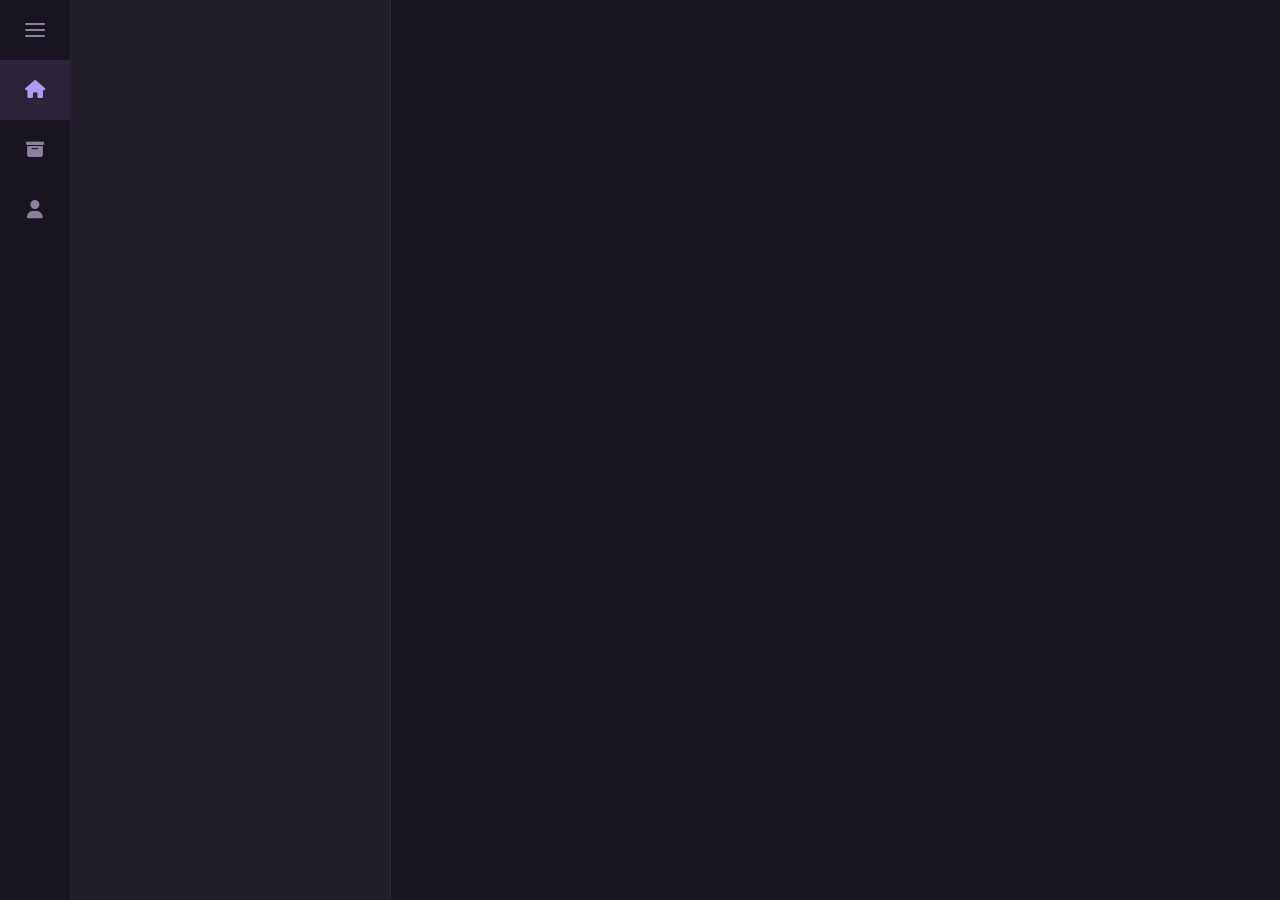
<file: index.html>
<!DOCTYPE html>
<html lang="en" data-theme="dark">
<head>
  <meta charset="UTF-8">
  <meta name="viewport" content="width=device-width, initial-scale=1.0">
  <title>Myjourney | make your journey</title>
  <link rel="preconnect" href="https://fonts.googleapis.com">
  <link rel="preconnect" href="https://fonts.gstatic.com" crossorigin>
  <link href="https://fonts.googleapis.com/css2?family=Sora:wght@400;500;600;700&family=DM+Sans:opsz,wght@9..40,300;9..40,400;9..40,500;9..40,600&display=swap" rel="stylesheet">
  <link rel="stylesheet" href="https://cdnjs.cloudflare.com/ajax/libs/font-awesome/6.5.1/css/all.min.css">
  <link rel="stylesheet" href="main.css">
</head>
<body>
  <div class="app-wrapper">

    <!-- ===== Icon Navigation Sidebar ===== -->
    <aside class="sidebar-icons">
      <div class="nav-item ripple" id="menuBtn">
        <div class="hamburger">
          <span></span><span></span><span></span>
        </div>
      </div>
      <div class="nav-item active" data-page="home" onclick="navigate('home')">
        <i class="fas fa-home nav-icon"></i>
      </div>
      <div class="nav-item" data-page="archive" onclick="navigate('archive')">
        <i class="fas fa-archive nav-icon"></i>
      </div>
      <div class="nav-item" data-page="profile" onclick="navigate('profile')">
        <i class="fas fa-user nav-icon"></i>
      </div>
    </aside>

    <!-- ===== Drawer Overlay ===== -->
    <div class="overlay" id="overlay"></div>

    <!-- ===== Side Drawer (hamburger menu) ===== -->
    <div class="side-drawer" id="sideDrawer">
      <div class="drawer-header">
        <h2 class="drawer-brand">My journey</h2>
        <button class="drawer-close" onclick="closeDrawer()"><i class="fas fa-times"></i></button>
      </div>

      <div class="drawer-section">
        <div class="drawer-section-title" id="txt-settings">Settings</div>
        <div class="drawer-row">
          <div class="drawer-row-left">
            <i class="fas fa-moon"></i>
            <span id="txt-dark-mode">Dark Mode</span>
          </div>
          <label class="toggle-switch">
            <input type="checkbox" id="themeToggle" checked onchange="toggleTheme()">
            <span class="slider"></span>
          </label>
        </div>
      </div>

      <div class="drawer-section">
        <div class="drawer-section-title" id="txt-language">Language</div>
        <div class="lang-options">
          <div class="lang-option active" onclick="setLanguage('en')" id="lang-en">
            <span class="lang-flag">🇺🇸</span>
            <span>English</span>
            <i class="fas fa-check lang-check" id="check-en"></i>
          </div>
          <div class="lang-option" onclick="setLanguage('uz')" id="lang-uz">
            <span class="lang-flag">🇺🇿</span>
            <span>O'zbek</span>
            <i class="fas fa-check lang-check" id="check-uz" style="display:none"></i>
          </div>
          <!-- <div class="lang-option disabled">
            <span class="lang-flag">🇷🇺</span>
            <span>Русский</span>
            <span class="coming-soon">Soon</span>
          </div>
          <div class="lang-option disabled">
            <span class="lang-flag">🇩🇪</span>
            <span>Deutsch</span>
            <span class="coming-soon">Soon</span>
          </div>
          <div class="lang-option disabled">
            <span class="lang-flag">🇫🇷</span>
            <span>Français</span>
            <span class="coming-soon">Soon</span>
          </div> -->
        </div>
      </div>

      <!-- <div class="drawer-section">
        <div class="drawer-section-title">Gemini API Key</div>
        <div class="api-key-wrap">
          <input type="password" id="apiKeyInput" class="api-input" placeholder="Enter Gemini API Key...">
          <button class="api-save-btn" onclick="saveApiKey()"><i class="fas fa-check"></i></button>
        </div>
        <p class="api-hint">Get your key at <a href="https://aistudio.google.com/apikey" target="_blank" class="api-link">aistudio.google.com</a></p>
      </div> -->

      <div class="drawer-footer">
        <span>My journey v1.2</span>
        <span>·</span>
        <span>by developer</span>
      </div>
    </div>

    <!-- ===== Content Sidebar ===== -->
    <div class="sidebar-content" id="sidebar-content"></div>

    <!-- ===== Resizer ===== -->
    <div class="resizer" id="resizer"></div>

    <!-- ===== Main Content ===== -->
    <main class="main-content" id="main-content"></main>

  </div>

  <!-- ===== Create Goal Modal ===== -->
  <div class="modal-overlay hidden" id="createGoalOverlay" onclick="closeCreateGoal()"></div>
  <div class="modal hidden" id="createGoalModal">
    <div class="modal-header">
      <h3 id="txt-new-goal">New Goal</h3>
      <button class="modal-close-btn" onclick="closeCreateGoal()"><i class="fas fa-times"></i></button>
    </div>
    <div class="modal-body">
      <input type="text" class="modal-input" id="goalTitleInput" placeholder="What do you want to achieve?" maxlength="120" onkeydown="if(event.key==='Enter') createGoal()">
      <button class="primary-btn" id="createGoalBtn" onclick="createGoal()">
        <i class="fas fa-wand-magic-sparkles" style="margin-right:7px"></i>
        <span id="txt-create">Create Goal</span>
      </button>
    </div>
  </div>

  <!-- ===== Notes Modal ===== -->
  <div class="modal-overlay hidden" id="notesOverlay" onclick="closeNotesModal()"></div>
  <div class="modal hidden" id="notesModal">
    <div class="modal-header">
      <h3 id="txt-notes-title">Notes</h3>
      <button class="modal-close-btn" onclick="closeNotesModal()"><i class="fas fa-times"></i></button>
    </div>
    <div class="modal-body">
      <textarea class="modal-textarea" id="notesInput" placeholder="Write your notes..." onkeydown="if(event.ctrlKey && event.key==='Enter') saveNote()"></textarea>
      <div class="modal-hint" id="txt-notes-hint">Ctrl+Enter to save</div>
      <button class="primary-btn" onclick="saveNote()"><span id="txt-save">Save</span></button>
    </div>
  </div>

  <!-- ===== Delete Modal ===== -->
  <div class="modal-overlay hidden" id="deleteOverlay" onclick="closeDeleteModal()"></div>
  <div class="modal hidden" id="deleteModal">
    <div class="modal-header">
      <h3 class="danger-title" id="txt-delete-heading">Delete Goal</h3>
      <button class="modal-close-btn" onclick="closeDeleteModal()"><i class="fas fa-times"></i></button>
    </div>
    <div class="modal-body">
      <p class="modal-text" id="txt-delete-confirm">Are you sure? This cannot be undone.</p>
      <div class="modal-actions-row">
        <button class="secondary-btn" onclick="closeDeleteModal()" id="txt-cancel">Cancel</button>
        <button class="danger-btn" onclick="confirmDelete()" id="txt-delete">Delete</button>
      </div>
    </div>
  </div>

  <script src="index.js"></script>
</body>
</html>
</file>
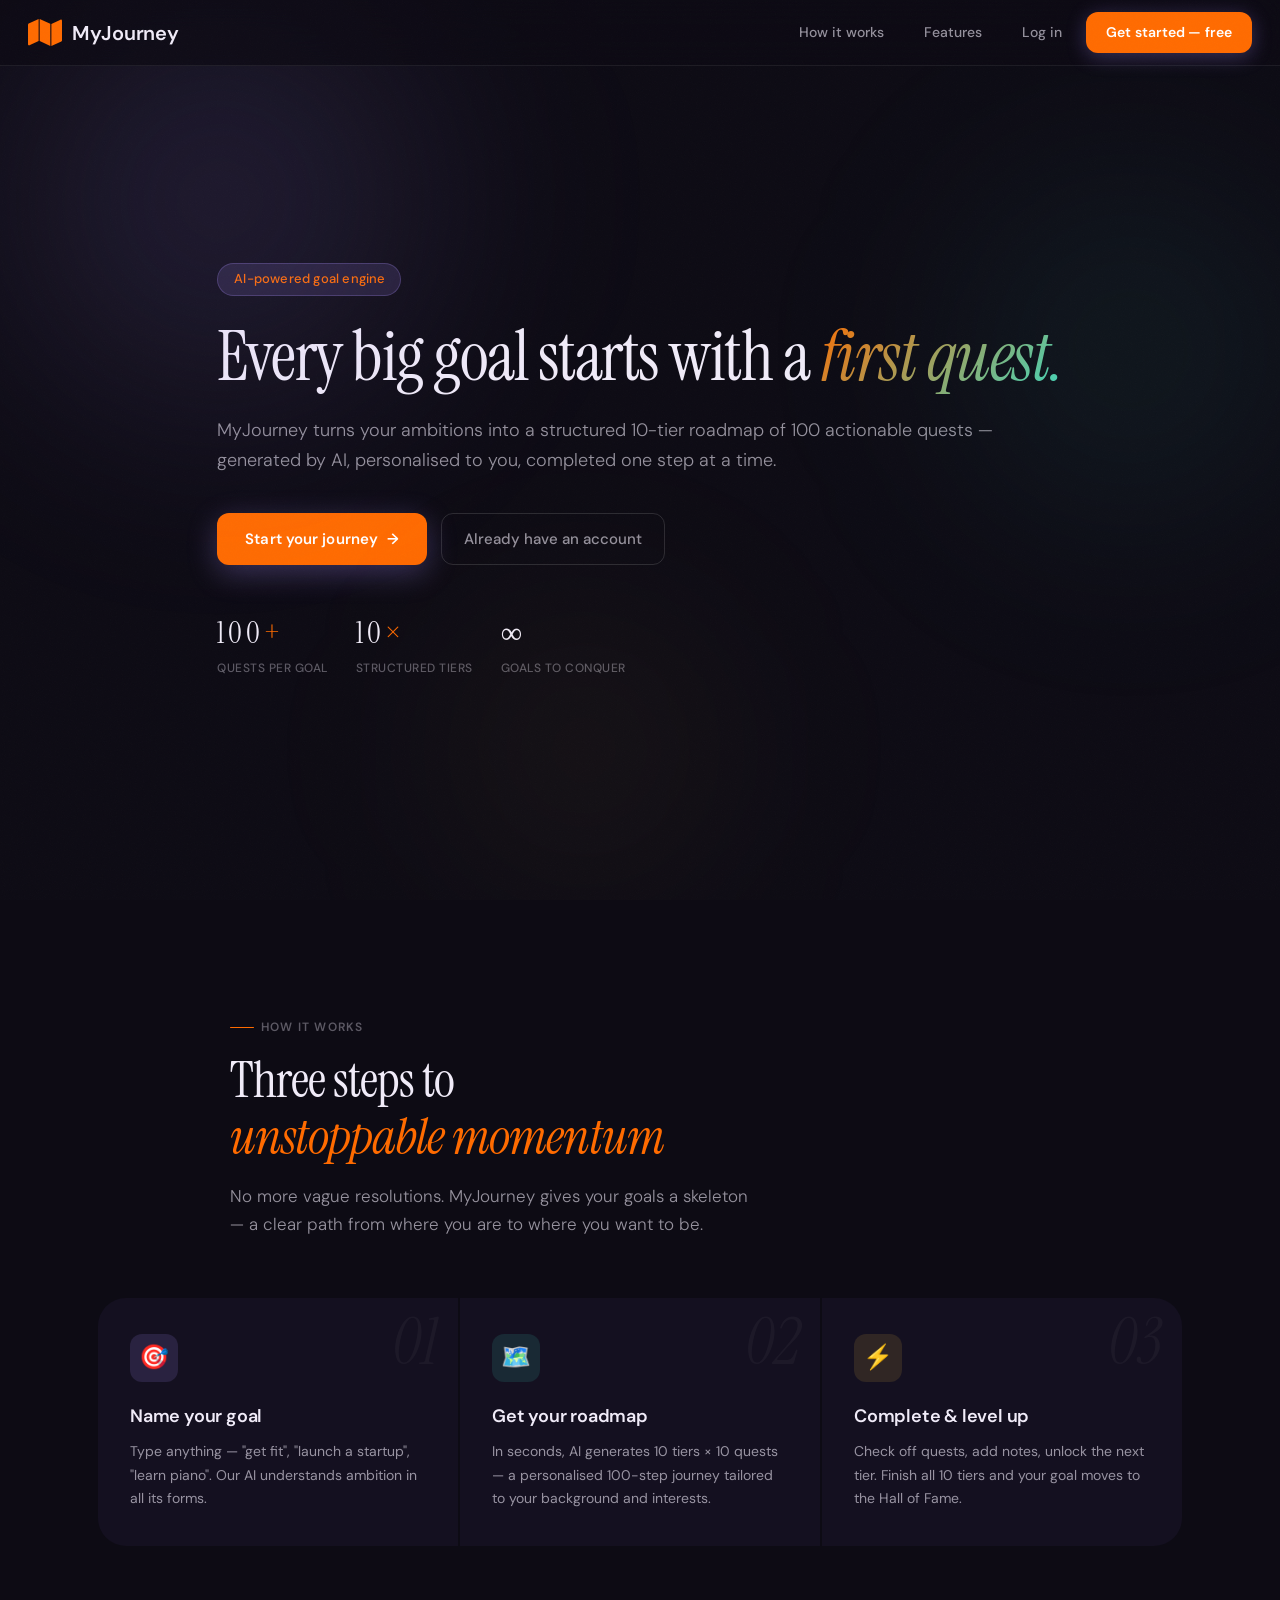
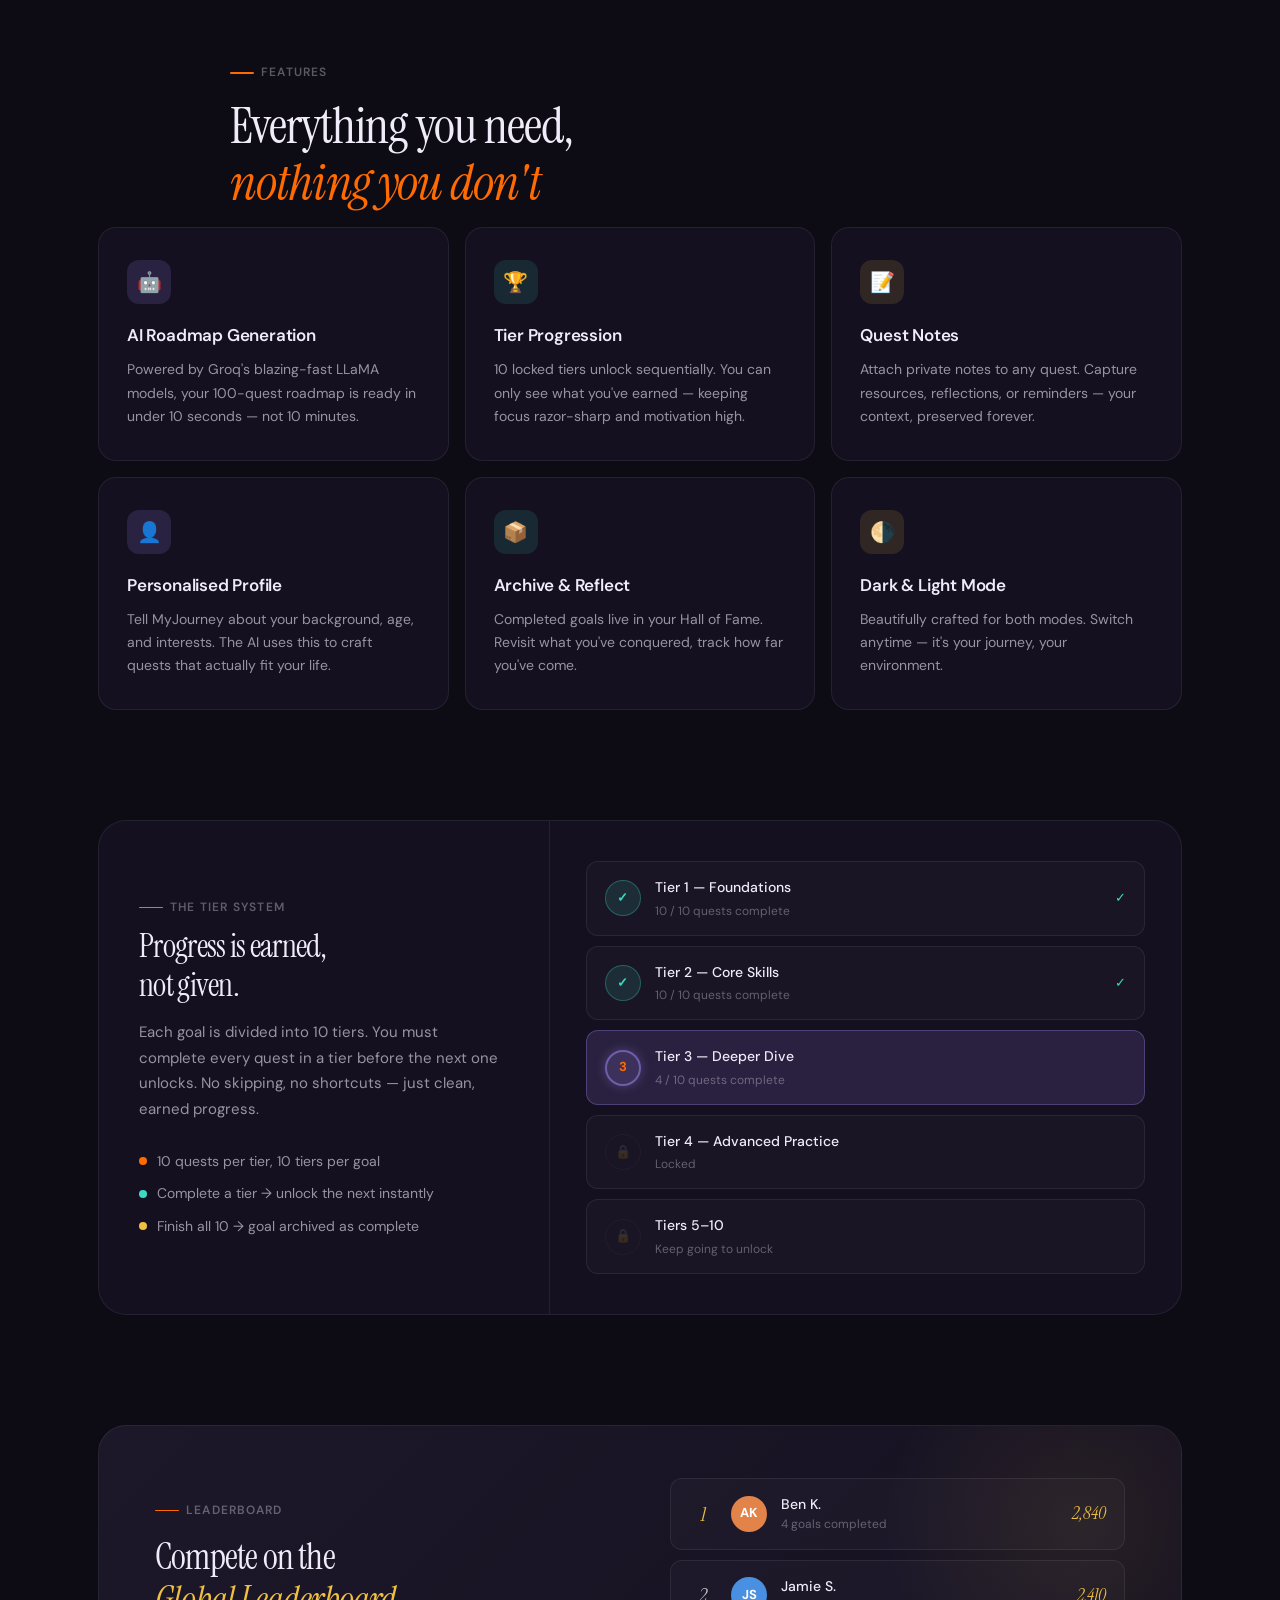
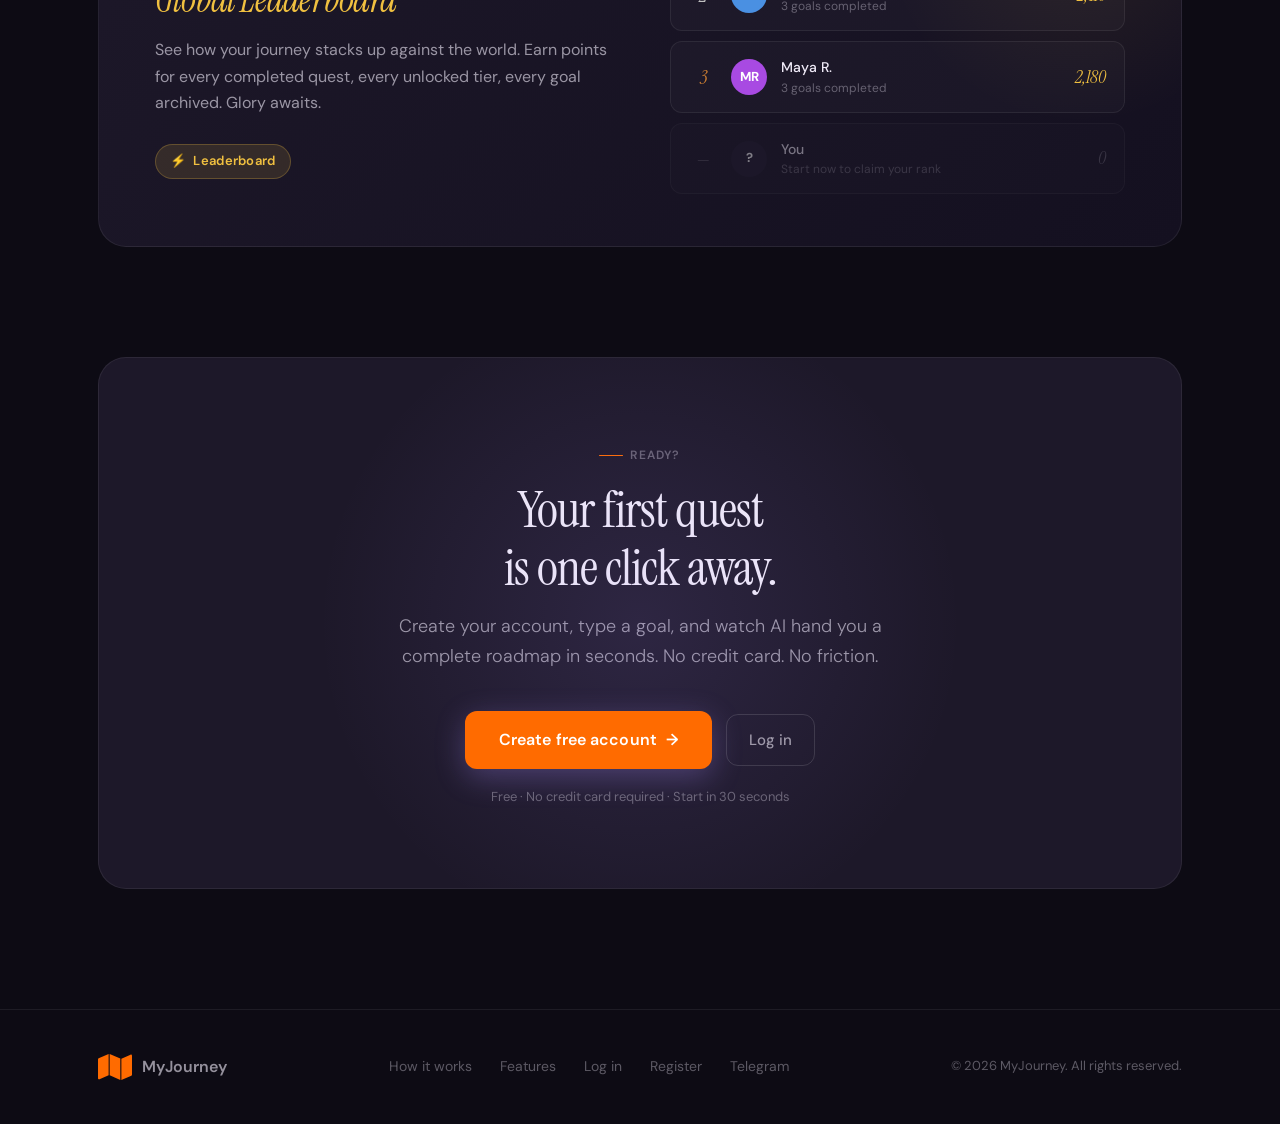
<file: landing.html>
<!DOCTYPE html>
<html lang="en">
<head>
<meta charset="UTF-8">
<meta name="viewport" content="width=device-width, initial-scale=1.0">
<title>MyJourney — Turn Goals Into Quests</title>
<link rel="preconnect" href="https://fonts.googleapis.com">
<link rel="preconnect" href="https://fonts.gstatic.com" crossorigin>
<link href="https://fonts.googleapis.com/css2?family=Instrument+Serif:ital@0;1&family=DM+Sans:opsz,wght@9..40,300;9..40,400;9..40,500;9..40,600&display=swap" rel="stylesheet">
<style>
/* ============================================================
   RESET & BASE
============================================================ */
*,*::before,*::after{box-sizing:border-box;margin:0;padding:0}
:root{
  --ink:        #0D0B14;
  --ink-2:      #141020;
  --ink-3:      #1D1829;
  --surface:    #231E31;
  --edge:       rgba(255,255,255,0.07);
  --edge-hi:    rgba(255,255,255,0.13);

  --text-1:     #F0EBF8;
  --text-2:     rgba(240,235,248,0.6);
  --text-3:     rgba(240,235,248,0.35);

  --violet:     #FF6B00;
  --violet-dim: rgba(167,139,250,0.14);
  --violet-glow:rgba(167,139,250,0.30);
  --gold:       #F0C040;
  --gold-dim:   rgba(240,192,64,0.12);
  --teal:       #3DD9C0;
  --teal-dim:   rgba(61,217,192,0.12);

  --r-sm:6px;--r-md:12px;--r-lg:18px;--r-xl:28px;
}
html{scroll-behavior:smooth;overflow-x:hidden}
body{
  background:var(--ink);
  color:var(--text-1);
  font-family:'DM Sans',sans-serif;
  font-size:16px;
  line-height:1.6;
  -webkit-font-smoothing:antialiased;
  overflow-x:hidden;
}
a{color:inherit;text-decoration:none}
button{font-family:inherit;cursor:pointer}
img{max-width:100%}

/* ============================================================
   NOISE GRAIN OVERLAY
============================================================ */
body::before{
  content:'';
  position:fixed;inset:0;
  background-image:url("data:image/svg+xml,%3Csvg viewBox='0 0 256 256' xmlns='http://www.w3.org/2000/svg'%3E%3Cfilter id='n'%3E%3CfeTurbulence type='fractalNoise' baseFrequency='0.9' numOctaves='4' stitchTiles='stitch'/%3E%3C/filter%3E%3Crect width='100%25' height='100%25' filter='url(%23n)' opacity='0.035'/%3E%3C/svg%3E");
  background-repeat:repeat;
  background-size:200px;
  pointer-events:none;
  z-index:999;
  opacity:0.6;
}

/* ============================================================
   TYPOGRAPHY
============================================================ */
.serif{font-family:'Instrument Serif',serif}

/* ============================================================
   LAYOUT UTILS
============================================================ */
.container{
  max-width:1140px;
  margin:0 auto;
  padding:0 28px;
}
.container-sm{
  max-width:820px;
  margin:0 auto;
  padding:0 28px;
}

/* ============================================================
   NAV
============================================================ */
nav{
  position:fixed;top:0;left:0;right:0;
  z-index:100;
  padding:0 28px;
  height:66px;
  display:flex;align-items:center;justify-content:space-between;
  background:rgba(13,11,20,0.72);
  backdrop-filter:blur(18px);
  -webkit-backdrop-filter:blur(18px);
  border-bottom:1px solid var(--edge);
  transition:background 0.3s;
}
.nav-logo{
  display:flex;align-items:center;gap:10px;
  font-size:20px;font-weight:600;letter-spacing:-0.3px;
}
.nav-logo-mark{
  width:34px;height:34px;
  border-radius:10px;
  display:flex;align-items:center;justify-content:center;
  font-size:15px;color:#fff;font-weight:700;
  font-family:'Instrument Serif',serif;
  font-style:italic;
}
.nav-links{
  display:flex;align-items:center;gap:8px;
}
.nav-link{
  padding:8px 16px;
  font-size:14px;font-weight:500;
  color:var(--text-2);
  border-radius:var(--r-md);
  transition:color 0.18s,background 0.18s;
}
.nav-link:hover{color:var(--text-1);background:rgba(255,255,255,0.05)}
.nav-cta{
  padding:9px 20px;
  background:var(--violet);
  color:#fff;
  border-radius:var(--r-md);
  font-size:14px;font-weight:600;
  letter-spacing:0.1px;
  transition:opacity 0.18s,transform 0.18s;
  box-shadow:0 4px 20px var(--violet-glow);
}
.nav-cta:hover{opacity:0.88;transform:translateY(-1px)}

/* ============================================================
   HERO
============================================================ */
.hero{
  min-height:100vh;
  display:flex;align-items:center;
  padding:120px 0 80px;
  position:relative;
  overflow:hidden;
}
/* radial glow blobs */
.hero-blob{
  position:absolute;
  border-radius:50%;
  filter:blur(100px);
  pointer-events:none;
  animation:blob-drift 12s ease-in-out infinite alternate;
}
.hero-blob-1{
  width:600px;height:600px;
  background:radial-gradient(circle,rgba(167,139,250,0.18) 0%,transparent 70%);
  top:-100px;left:-80px;
  animation-delay:0s;
}
.hero-blob-2{
  width:500px;height:500px;
  background:radial-gradient(circle,rgba(61,217,192,0.10) 0%,transparent 70%);
  top:100px;right:-100px;
  animation-delay:-4s;
}
.hero-blob-3{
  width:400px;height:400px;
  background:radial-gradient(circle,rgba(240,192,64,0.08) 0%,transparent 70%);
  bottom:-50px;left:30%;
  animation-delay:-7s;
}
@keyframes blob-drift{
  0%{transform:translate(0,0) scale(1)}
  100%{transform:translate(30px,40px) scale(1.08)}
}

.hero-inner{
  display:grid;
  /* grid-template-columns:1fr 1fr; */
  /* gap:60px; */
  align-items:center;
}
.hero-eyebrow{
  display:inline-flex;align-items:center;gap:8px;
  background:var(--violet-dim);
  border:1px solid rgba(167,139,250,0.25);
  padding:5px 14px 5px 8px;
  border-radius:30px;
  font-size:13px;font-weight:500;
  color:var(--violet);
  margin-bottom:22px;
  letter-spacing:0.2px;
}
/* .eyebrow-dot{
  width:6px;height:6px;
  background:var(--violet);
  border-radius:50%;
  animation:pulse-dot 2s ease-in-out infinite;
} */
@keyframes pulse-dot{
  0%,100%{opacity:1;transform:scale(1)}
  50%{opacity:0.4;transform:scale(0.7)}
}
.hero-title{
  font-size:clamp(42px,5.5vw,72px);
  font-family:'Instrument Serif',serif;
  font-weight:400;
  line-height:1.08;
  letter-spacing:-1.5px;
  margin-bottom:22px;
  color:var(--text-1);
}
.hero-title em{
  font-style:italic;
  background:linear-gradient(135deg,var(--violet),var(--teal));
  -webkit-background-clip:text;
  -webkit-text-fill-color:transparent;
  background-clip:text;
}
.hero-sub{
  font-size:18px;
  color:var(--text-2);
  line-height:1.65;
  max-width:800px;
  margin-bottom:38px;
  font-weight:300;
}
.hero-actions{
  display:flex;align-items:center;gap:14px;
  flex-wrap:wrap;
}
.btn-primary{
  display:inline-flex;align-items:center;gap:9px;
  padding:14px 28px;
  background:var(--violet);
  color:#fff;
  border-radius:var(--r-md);
  font-size:15px;font-weight:600;
  border:none;
  box-shadow:0 8px 30px var(--violet-glow);
  transition:transform 0.18s,opacity 0.18s,box-shadow 0.18s;
  letter-spacing:0.1px;
}
.btn-primary:hover{transform:translateY(-2px);opacity:0.92;box-shadow:0 12px 40px var(--violet-glow)}
.btn-primary .btn-arrow{
  display:inline-block;
  transition:transform 0.18s;
}
.btn-primary:hover .btn-arrow{transform:translateX(3px)}
.btn-ghost{
  display:inline-flex;align-items:center;gap:8px;
  padding:13px 22px;
  background:transparent;
  color:var(--text-2);
  border-radius:var(--r-md);
  font-size:15px;font-weight:500;
  border:1px solid var(--edge-hi);
  transition:background 0.18s,color 0.18s;
}
.btn-ghost:hover{background:rgba(255,255,255,0.05);color:var(--text-1)}

.hero-stat-row{
  display:flex;gap:28px;
  margin-top:44px;
  flex-wrap:wrap;
}
.hero-stat{display:flex;flex-direction:column;gap:2px}
.hero-stat-num{
  font-family:'Instrument Serif',serif;
  font-size:30px;font-weight:400;
  color:var(--text-1);
  letter-spacing:4px;
}
.hero-stat-num span{color:var(--violet)}
.hero-stat-label{font-size:12px;color:var(--text-3);font-weight:500;letter-spacing:0.5px;text-transform:uppercase}

/* ── UI preview card ── */
.hero-visual{
  position:relative;
  display:flex;justify-content:center;
  animation:float 6s ease-in-out infinite;
}
@keyframes float{
  0%,100%{transform:translateY(0)}
  50%{transform:translateY(-14px)}
}

.ui-card{
  background:var(--ink-3);
  border:1px solid var(--edge);
  border-radius:var(--r-xl);
  width:100%;max-width:420px;
  overflow:hidden;
  box-shadow:0 40px 100px rgba(0,0,0,0.7),0 0 0 1px var(--edge);
}
.ui-card-bar{
  height:40px;
  background:var(--ink-2);
  border-bottom:1px solid var(--edge);
  display:flex;align-items:center;gap:7px;
  padding:0 16px;
}
.ui-dot{width:10px;height:10px;border-radius:50%}
.ui-dot-r{background:#FF5F57}
.ui-dot-y{background:#FEBC2E}
.ui-dot-g{background:#28C840}
.ui-card-body{padding:20px}

.ui-goal-title{
  font-family:'Instrument Serif',serif;
  font-size:18px;font-style:italic;
  color:var(--text-1);
  margin-bottom:10px;
}
.ui-progress-row{display:flex;align-items:center;gap:10px;margin-bottom:20px}
.ui-pb-bg{
  flex:1;height:6px;
  background:var(--edge);
  border-radius:4px;overflow:hidden;
}
.ui-pb-fill{
  height:100%;
  background:linear-gradient(90deg,var(--teal),var(--violet));
  border-radius:4px;
  width:62%;
  animation:pb-grow 2s ease forwards;
}
@keyframes pb-grow{from{width:0}to{width:62%}}
.ui-pct{font-size:12px;color:var(--text-3);font-weight:500;white-space:nowrap}

.ui-tier-row{
  display:flex;gap:6px;margin-bottom:20px;overflow-x:auto;
  scrollbar-width:none;
  padding-bottom:2px;
}
.ui-tier-row::-webkit-scrollbar{display:none}
.ui-tier{
  width:36px;height:36px;flex-shrink:0;
  border-radius:50%;
  display:flex;align-items:center;justify-content:center;
  font-size:12px;font-weight:700;
}
.ui-tier.done{background:rgba(61,217,192,0.15);color:var(--teal);border:1.5px solid var(--teal)}
.ui-tier.active{background:rgba(167,139,250,0.15);color:var(--violet);border:2px solid var(--violet);box-shadow:0 0 14px var(--violet-glow)}
.ui-tier.locked{background:transparent;color:var(--text-3);border:1px solid var(--edge);opacity:0.4;font-size:10px}

.ui-quests{display:flex;flex-direction:column;gap:8px}
.ui-quest{
  display:flex;align-items:center;gap:12px;
  padding:10px 14px;
  background:rgba(255,255,255,0.025);
  border-radius:var(--r-md);
  border:1px solid var(--edge);
  font-size:13px;color:var(--text-2);
}
.ui-quest.done-q{opacity:0.45}
.ui-check{
  width:18px;height:18px;flex-shrink:0;
  border-radius:50%;
  display:flex;align-items:center;justify-content:center;
  font-size:9px;
}
.ui-check.done-ch{background:var(--teal);color:#000;font-weight:900}
.ui-check.open-ch{border:1.5px solid var(--edge-hi)}

.ui-card-glow{
  position:absolute;
  inset:-1px;
  border-radius:var(--r-xl);
  background:transparent;
  border:1px solid transparent;
  background:linear-gradient(var(--ink-3),var(--ink-3)) padding-box,
             linear-gradient(135deg,rgba(167,139,250,0.4),rgba(61,217,192,0.15),transparent 60%) border-box;
  pointer-events:none;
}

/* ============================================================
   HOW IT WORKS
============================================================ */
.how{
  padding:110px 0;
  position:relative;
}
.section-eyebrow{
  display:inline-flex;align-items:center;gap:7px;
  font-size:12px;font-weight:600;
  color:var(--text-3);
  letter-spacing:1.2px;
  text-transform:uppercase;
  margin-bottom:14px;
}
.section-eyebrow::before{
  content:'';
  display:inline-block;
  width:24px;height:1.5px;
  background:var(--violet);
  border-radius:2px;
}
.section-title{
  font-family:'Instrument Serif',serif;
  font-size:clamp(32px,4vw,52px);
  font-weight:400;
  letter-spacing:-1px;
  line-height:1.12;
  margin-bottom:16px;
}
.section-title em{font-style:italic;color:var(--violet)}
.section-sub{font-size:17px;color:var(--text-2);font-weight:300;line-height:1.65;max-width:520px;margin-bottom:60px}

.steps{
  display:grid;
  grid-template-columns:repeat(3,1fr);
  gap:2px;
}
.step{
  padding:36px 32px;
  background:var(--ink-2);
  position:relative;
  overflow:hidden;
  transition:background 0.22s;
}
.step:first-child{border-radius:var(--r-xl) 0 0 var(--r-xl)}
.step:last-child{border-radius:0 var(--r-xl) var(--r-xl) 0}
.step:hover{background:var(--ink-3)}
.step-num{
  font-family:'Instrument Serif',serif;
  font-size:64px;font-style:italic;
  color:rgba(255,255,255,0.04);
  line-height:1;
  position:absolute;top:12px;right:20px;
  user-select:none;
  transition:color 0.22s;
}
.step:hover .step-num{color:rgba(167,139,250,0.08)}
.step-icon{
  width:48px;height:48px;
  border-radius:var(--r-md);
  display:flex;align-items:center;justify-content:center;
  font-size:22px;
  margin-bottom:20px;
}
.step-title{font-size:18px;font-weight:600;margin-bottom:10px;letter-spacing:-0.2px}
.step-body{font-size:14px;color:var(--text-2);line-height:1.65}
.step-divider{
  width:2px;
  background:linear-gradient(to bottom,transparent,var(--edge),transparent);
  flex-shrink:0;
}

/* ============================================================
   FEATURES
============================================================ */
.features{padding:0 0 110px}

.feature-grid{
  display:grid;
  grid-template-columns:repeat(3,1fr);
  gap:16px;
}
.feat{
  padding:32px 28px;
  background:var(--ink-2);
  border:1px solid var(--edge);
  border-radius:var(--r-lg);
  transition:border 0.22s,transform 0.22s,background 0.22s;
  position:relative;
  overflow:hidden;
}
.feat::before{
  content:'';
  position:absolute;inset:0;
  background:radial-gradient(ellipse at 30% 0%,var(--violet-dim),transparent 60%);
  opacity:0;
  transition:opacity 0.3s;
}
.feat:hover{border-color:var(--edge-hi);transform:translateY(-3px);background:var(--ink-3)}
.feat:hover::before{opacity:1}
.feat-icon{
  width:44px;height:44px;
  border-radius:12px;
  display:flex;align-items:center;justify-content:center;
  font-size:20px;
  margin-bottom:18px;
  position:relative;
}
.feat-title{font-size:17px;font-weight:600;margin-bottom:9px;letter-spacing:-0.2px;position:relative}
.feat-body{font-size:14px;color:var(--text-2);line-height:1.65;position:relative}

/* color accents per feature */
.feat-v .feat-icon{background:var(--violet-dim)}
.feat-t .feat-icon{background:var(--teal-dim)}
.feat-g .feat-icon{background:var(--gold-dim)}
.feat-v2 .feat-icon{background:var(--violet-dim)}
.feat-t2 .feat-icon{background:var(--teal-dim)}
.feat-g2 .feat-icon{background:var(--gold-dim)}

/* ============================================================
   TIER DEMO SECTION
============================================================ */
.tier-section{
  padding:0 0 110px;
}
.tier-demo{
  background:var(--ink-2);
  border:1px solid var(--edge);
  border-radius:var(--r-xl);
  overflow:hidden;
  display:grid;
  grid-template-columns:1fr 1.4fr;
}
.tier-demo-left{
  padding:48px 40px;
  border-right:1px solid var(--edge);
  display:flex;flex-direction:column;justify-content:center;
}
.tier-demo-left .section-eyebrow{margin-bottom:10px}
.tier-demo-left h3{
  font-family:'Instrument Serif',serif;
  font-size:32px;font-weight:400;
  letter-spacing:-0.7px;
  line-height:1.2;
  margin-bottom:16px;
}
.tier-demo-left p{font-size:15px;color:var(--text-2);line-height:1.7;margin-bottom:28px}
.tier-pill-list{display:flex;flex-direction:column;gap:10px}
.tier-pill{
  display:flex;align-items:center;gap:10px;
  font-size:14px;color:var(--text-2);
}
.tier-pill-dot{
  width:8px;height:8px;
  border-radius:50%;
  background:var(--violet);
  flex-shrink:0;
}
.tier-pill-dot.teal{background:var(--teal)}
.tier-pill-dot.gold{background:var(--gold)}

.tier-demo-right{
  padding:40px 36px;
  display:flex;flex-direction:column;gap:10px;
}
.tier-row-item{
  display:flex;align-items:center;gap:14px;
  padding:14px 18px;
  background:rgba(255,255,255,0.025);
  border-radius:var(--r-md);
  border:1px solid var(--edge);
  transition:border 0.18s;
}
.tier-row-item:hover{border-color:var(--edge-hi)}
.tier-row-item.active-tier{
  background:var(--violet-dim);
  border-color:rgba(167,139,250,0.3);
}
.tier-row-num{
  width:36px;height:36px;flex-shrink:0;
  border-radius:50%;
  display:flex;align-items:center;justify-content:center;
  font-weight:700;font-size:13px;
}
.tier-row-num.done-num{background:rgba(61,217,192,0.12);color:var(--teal);border:1.5px solid rgba(61,217,192,0.3)}
.tier-row-num.active-num{background:rgba(167,139,250,0.15);color:var(--violet);border:2px solid rgba(167,139,250,0.5);box-shadow:0 0 12px var(--violet-glow)}
.tier-row-num.locked-num{background:transparent;color:var(--text-3);border:1px solid var(--edge);opacity:0.45}
.tier-row-info{flex:1}
.tier-row-name{font-size:14px;font-weight:500;margin-bottom:3px}
.tier-row-sub{font-size:12px;color:var(--text-3)}
.tier-row-check{font-size:13px;color:var(--teal)}

/* ============================================================
   LEADERBOARD TEASER
============================================================ */
.leaderboard-section{
  padding:0 0 110px;
}
.lb-card{
  background:linear-gradient(135deg,var(--ink-3) 0%,var(--ink-2) 100%);
  border:1px solid var(--edge);
  border-radius:var(--r-xl);
  padding:52px 56px;
  display:grid;
  grid-template-columns:1fr 1fr;
  gap:60px;
  align-items:center;
  position:relative;
  overflow:hidden;
}
.lb-card::after{
  content:'';
  position:absolute;
  width:400px;height:400px;
  background:radial-gradient(circle,rgba(240,192,64,0.08) 0%,transparent 70%);
  top:-100px;right:-100px;
  pointer-events:none;
}
.lb-card h3{
  font-family:'Instrument Serif',serif;
  font-size:36px;font-weight:400;
  letter-spacing:-0.8px;
  line-height:1.18;
  margin-bottom:16px;
}
.lb-card h3 em{font-style:italic;color:var(--gold)}
.lb-card p{font-size:16px;color:var(--text-2);line-height:1.65;margin-bottom:28px}
.coming-badge{
  display:inline-flex;align-items:center;gap:7px;
  background:var(--gold-dim);
  border:1px solid rgba(240,192,64,0.25);
  padding:6px 14px;
  border-radius:30px;
  font-size:13px;font-weight:600;
  color:var(--gold);
  letter-spacing:0.3px;
}
.lb-visual{display:flex;flex-direction:column;gap:10px;position:relative;z-index:1}
.lb-row{
  display:flex;align-items:center;gap:14px;
  padding:14px 18px;
  background:rgba(255,255,255,0.025);
  border-radius:var(--r-md);
  border:1px solid var(--edge);
}
.lb-rank{
  font-family:'Instrument Serif',serif;
  font-size:20px;font-weight:400;font-style:italic;
  color:var(--text-3);
  width:28px;text-align:center;flex-shrink:0;
}
.lb-rank.gold-rank{color:var(--gold)}
.lb-rank.silver-rank{color:#C0C0C0}
.lb-rank.bronze-rank{color:#CD7F32}
.lb-avatar{
  width:36px;height:36px;flex-shrink:0;
  border-radius:50%;
  display:flex;align-items:center;justify-content:center;
  font-size:13px;font-weight:700;color:#fff;
}
.lb-info{flex:1}
.lb-name{font-size:14px;font-weight:500}
.lb-goals{font-size:12px;color:var(--text-3)}
.lb-score{
  font-family:'Instrument Serif',serif;
  font-size:18px;
  color:var(--gold);
  font-style:italic;
}

/* ============================================================
   CTA BANNER
============================================================ */
.cta-section{padding:0 0 120px}
.cta-box{
  background:var(--ink-3);
  border:1px solid var(--edge);
  border-radius:var(--r-xl);
  padding:80px 60px;
  text-align:center;
  position:relative;
  overflow:hidden;
}
.cta-box::before{
  content:'';
  position:absolute;
  width:700px;height:700px;
  background:radial-gradient(circle,rgba(167,139,250,0.12) 0%,transparent 65%);
  top:50%;left:50%;
  transform:translate(-50%,-50%);
  pointer-events:none;
}
.cta-box .section-eyebrow{justify-content:center;margin-bottom:16px}
.cta-box .section-title{margin:0 auto 16px}
.cta-box p{
  font-size:18px;color:var(--text-2);
  font-weight:300;
  max-width:500px;margin:0 auto 40px;
  line-height:1.65;
}
.cta-actions{
  display:flex;align-items:center;justify-content:center;gap:14px;
  flex-wrap:wrap;
  position:relative;
}
.cta-note{
  font-size:13px;color:var(--text-3);
  margin-top:18px;
  position:relative;
}

/* ============================================================
   FOOTER
============================================================ */
/* footer{
  border-top:1px solid var(--edge);
  padding:32px 0;
}
.footer-inner{
  display:flex;align-items:center;justify-content:space-between;
  gap:20px;
  flex-wrap:wrap;
}
.footer-brand{
  display:flex;align-items:center;gap:9px;
  font-size:15px;font-weight:600;color:var(--text-2);
}
.footer-nav{display:flex;gap:28px}
.footer-nav a{font-size:13px;color:var(--text-3);transition:color 0.18s}
.footer-nav a:hover{color:var(--text-2)}
.footer-copy{font-size:12px;color:var(--text-3)} */

footer {
  border-top: 1px solid var(--edge);
  padding: 40px 0;
  background: var(--ink); /* Orqa fon yo'qolib qolmasligi uchun */
}
.footer-inner {
  display: flex;
  align-items: center;
  justify-content: space-between;
  gap: 32px;
  flex-wrap: wrap; /* Elementlar sig'may qolganda pastga tushishi uchun */
}
.footer-brand {
  display: flex;
  align-items: center;
  gap: 10px;
  font-size: 16px;
  font-weight: 600;
  color: var(--text-2);
  flex-shrink: 0; /* Siqilishni taqiqlash */
}
.footer-nav {
  display: flex;
  align-items: center;
  gap: 28px;
  flex-wrap: wrap;
  justify-content: center;
}
.footer-nav a {
  font-size: 14px;
  color: var(--text-3);
  transition: color 0.18s ease;
  white-space: nowrap; /* Matn ikki qatorga bo'linib ketmasligi uchun */
}
.footer-nav a:hover {
  color: var(--text-2);
}
.footer-tg-link {
  color: #3DD9C0 !important; /* Loyihangizdagi teal aksent rangi */
  font-weight: 500;
}
.footer-copy {
  font-size: 13px;
  color: var(--text-3);
  text-align: right;
  flex-shrink: 0;
}

/* Mobil versiya uchun moslashtirish (Responsive) */
@media(max-width: 900px) {
  .footer-inner {
    flex-direction: column;
    align-items: center;
    text-align: center;
    gap: 24px;
  }
  .footer-copy {
    text-align: center;
  }
}

/* ============================================================
   ANIMATIONS ON SCROLL
============================================================ */
.reveal{
  opacity:0;
  transform:translateY(28px);
  transition:opacity 0.65s ease,transform 0.65s ease;
}
.reveal.visible{opacity:1;transform:translateY(0)}
.reveal-delay-1{transition-delay:0.1s}
.reveal-delay-2{transition-delay:0.2s}
.reveal-delay-3{transition-delay:0.3s}

/* ============================================================
   RESPONSIVE
============================================================ */
@media(max-width:900px){
  .hero-inner{grid-template-columns:1fr;gap:44px}
  .hero-visual{order:-1}
  .ui-card{max-width:100%}
  .steps{grid-template-columns:1fr;gap:2px}
  .step:first-child{border-radius:var(--r-xl) var(--r-xl) 0 0}
  .step:last-child{border-radius:0 0 var(--r-xl) var(--r-xl)}
  .feature-grid{grid-template-columns:1fr 1fr}
  .tier-demo{grid-template-columns:1fr}
  .tier-demo-left{border-right:none;border-bottom:1px solid var(--edge)}
  .lb-card{grid-template-columns:1fr;gap:36px;padding:36px 28px}
  .cta-box{padding:52px 24px}
}
@media(max-width:600px){
  .container,.container-sm{padding:0 18px}
  nav{padding:0 18px}
  .nav-links .nav-link{display:none}
  .hero-stat-row{gap:18px}
  .feature-grid{grid-template-columns:1fr}
  .footer-inner{flex-direction:column;align-items:flex-start;gap:14px}
}

/* ============================================================
   SCROLLBAR
============================================================ */
::-webkit-scrollbar{width:5px}
::-webkit-scrollbar-track{background:var(--ink)}
::-webkit-scrollbar-thumb{background:var(--surface);border-radius:4px}
</style>
</head>
<body>

<!-- ===================================================
     NAV
=================================================== -->
<!-- <nav id="navbar">
  <a href="#" class="nav-logo">
    <div class="nav-logo-mark">M</div>
    MyJourney
  </a>
  <div class="nav-links">
    <a href="#how" class="nav-link">How it works</a>
    <a href="#features" class="nav-link">Features</a>
    <a href="https://myjourney.uz/login" class="nav-link">Log in</a>
    <a href="https://myjourney.uz/register" class="nav-cta">Get started — free</a>
  </div>
</nav> -->

<nav id="navbar">
  <a href="#" class="nav-logo">
    <div class="nav-logo-mark">
      <img src="icon.svg" alt="MyJourney Logo" class="logo-img">
    </div>
    MyJourney
  </a>
  <div class="nav-links">
    <a href="#how" class="nav-link">How it works</a>
    <a href="#features" class="nav-link">Features</a>
    <a href="https://myjourney.uz/login" class="nav-link">Log in</a>
    <a href="https://myjourney.uz/register" class="nav-cta">Get started — free</a>
  </div>
</nav>

<!-- ===================================================
     HERO
=================================================== -->
<section class="hero">
  <div class="hero-blob hero-blob-1"></div>
  <div class="hero-blob hero-blob-2"></div>
  <div class="hero-blob hero-blob-3"></div>

  <div class="container">
    <div class="hero-inner">

      <div class="hero-content">
        <div class="hero-eyebrow">
          <span class="eyebrow-dot"></span>
          AI-powered goal engine
        </div>
        <h1 class="hero-title">
          Every big goal starts with a <em>first quest.</em>
        </h1>
        <p class="hero-sub">
          MyJourney turns your ambitions into a structured 10-tier roadmap of 100 actionable quests — generated by AI, personalised to you, completed one step at a time.
        </p>
        <div class="hero-actions">
          <a href="https://myjourney.uz/register" class="btn-primary">
            Start your journey
            <span class="btn-arrow">→</span>
          </a>
          <a href="https://myjourney.uz/login" class="btn-ghost">
            Already have an account
          </a>
        </div>
        <div class="hero-stat-row">
          <div class="hero-stat">
            <div class="hero-stat-num">100<span>+</span></div>
            <div class="hero-stat-label">quests per goal</div>
          </div>
          <div class="hero-stat">
            <div class="hero-stat-num">10<span>×</span></div>
            <div class="hero-stat-label">structured tiers</div>
          </div>
          <div class="hero-stat">
            <div class="hero-stat-num">∞</div>
            <div class="hero-stat-label">goals to conquer</div>
          </div>
        </div>
      </div>

      <!-- <div class="hero-visual">
        <div class="ui-card">
          <div class="ui-card-glow"></div>
          <div class="ui-card-bar">
            <div class="ui-dot ui-dot-r"></div>
            <div class="ui-dot ui-dot-y"></div>
            <div class="ui-dot ui-dot-g"></div>
          </div>
          <div class="ui-card-body">
            <div class="ui-goal-title">Learn Spanish fluently</div>
            <div class="ui-progress-row">
              <div class="ui-pb-bg"><div class="ui-pb-fill"></div></div>
              <div class="ui-pct">62% complete</div>
            </div>
            <div class="ui-tier-row">
              <div class="ui-tier done">✓</div>
              <div class="ui-tier done">✓</div>
              <div class="ui-tier done">✓</div>
              <div class="ui-tier done">✓</div>
              <div class="ui-tier done">✓</div>
              <div class="ui-tier done">✓</div>
              <div class="ui-tier active">7</div>
              <div class="ui-tier locked">🔒</div>
              <div class="ui-tier locked">🔒</div>
              <div class="ui-tier locked">🔒</div>
            </div>
            <div class="ui-quests">
              <div class="ui-quest done-q">
                <div class="ui-check done-ch">✓</div>
                Memorise 50 core vocabulary words
              </div>
              <div class="ui-quest done-q">
                <div class="ui-check done-ch">✓</div>
                Complete Duolingo Basics 1 & 2
              </div>
              <div class="ui-quest">
                <div class="ui-check open-ch"></div>
                Watch a 20-min native-speaker podcast
              </div>
              <div class="ui-quest">
                <div class="ui-check open-ch"></div>
                Write a 5-sentence diary entry in Spanish
              </div>
            </div>
          </div>
        </div>
      </div> -->

    </div>
  </div>
</section>

<!-- ===================================================
     HOW IT WORKS
=================================================== -->
<section class="how" id="how">
  <div class="container">
    <div class="container-sm" style="padding:0">
      <div class="section-eyebrow reveal">How it works</div>
      <h2 class="section-title reveal reveal-delay-1">Three steps to<br><em>unstoppable momentum</em></h2>
      <p class="section-sub reveal reveal-delay-2">No more vague resolutions. MyJourney gives your goals a skeleton — a clear path from where you are to where you want to be.</p>
    </div>
    <div class="steps reveal reveal-delay-3">
      <div class="step">
        <div class="step-num">01</div>
        <div class="step-icon" style="background:var(--violet-dim);font-size:24px">🎯</div>
        <div class="step-title">Name your goal</div>
        <div class="step-body">Type anything — "get fit", "launch a startup", "learn piano". Our AI understands ambition in all its forms.</div>
      </div>
      <div class="step">
        <div class="step-num">02</div>
        <div class="step-icon" style="background:var(--teal-dim);font-size:24px">🗺️</div>
        <div class="step-title">Get your roadmap</div>
        <div class="step-body">In seconds, AI generates 10 tiers × 10 quests — a personalised 100-step journey tailored to your background and interests.</div>
      </div>
      <div class="step">
        <div class="step-num">03</div>
        <div class="step-icon" style="background:var(--gold-dim);font-size:24px">⚡</div>
        <div class="step-title">Complete &amp; level up</div>
        <div class="step-body">Check off quests, add notes, unlock the next tier. Finish all 10 tiers and your goal moves to the Hall of Fame.</div>
      </div>
    </div>
  </div>
</section>

<!-- ===================================================
     FEATURES
=================================================== -->
<section class="features" id="features">
  <div class="container">
    <div class="container-sm" style="padding:0">
      <div class="section-eyebrow reveal">Features</div>
      <h2 class="section-title reveal reveal-delay-1">Everything you need,<br><em>nothing you don't</em></h2>
    </div>
    <div class="feature-grid">
      <div class="feat feat-v reveal">
        <div class="feat-icon">🤖</div>
        <div class="feat-title">AI Roadmap Generation</div>
        <div class="feat-body">Powered by Groq's blazing-fast LLaMA models, your 100-quest roadmap is ready in under 10 seconds — not 10 minutes.</div>
      </div>
      <div class="feat feat-t reveal reveal-delay-1">
        <div class="feat-icon">🏆</div>
        <div class="feat-title">Tier Progression</div>
        <div class="feat-body">10 locked tiers unlock sequentially. You can only see what you've earned — keeping focus razor-sharp and motivation high.</div>
      </div>
      <div class="feat feat-g reveal reveal-delay-2">
        <div class="feat-icon">📝</div>
        <div class="feat-title">Quest Notes</div>
        <div class="feat-body">Attach private notes to any quest. Capture resources, reflections, or reminders — your context, preserved forever.</div>
      </div>
      <div class="feat feat-v2 reveal">
        <div class="feat-icon">👤</div>
        <div class="feat-title">Personalised Profile</div>
        <div class="feat-body">Tell MyJourney about your background, age, and interests. The AI uses this to craft quests that actually fit your life.</div>
      </div>
      <div class="feat feat-t2 reveal reveal-delay-1">
        <div class="feat-icon">📦</div>
        <div class="feat-title">Archive &amp; Reflect</div>
        <div class="feat-body">Completed goals live in your Hall of Fame. Revisit what you've conquered, track how far you've come.</div>
      </div>
      <div class="feat feat-g2 reveal reveal-delay-2">
        <div class="feat-icon">🌗</div>
        <div class="feat-title">Dark &amp; Light Mode</div>
        <div class="feat-body">Beautifully crafted for both modes. Switch anytime — it's your journey, your environment.</div>
      </div>
    </div>
  </div>
</section>

<!-- ===================================================
     TIER DEEP DIVE
=================================================== -->
<section class="tier-section">
  <div class="container">
    <div class="tier-demo reveal">
      <div class="tier-demo-left">
        <div class="section-eyebrow">The tier system</div>
        <h3>Progress is earned,<br>not given.</h3>
        <p>Each goal is divided into 10 tiers. You must complete every quest in a tier before the next one unlocks. No skipping, no shortcuts — just clean, earned progress.</p>
        <div class="tier-pill-list">
          <div class="tier-pill"><span class="tier-pill-dot"></span>10 quests per tier, 10 tiers per goal</div>
          <div class="tier-pill"><span class="tier-pill-dot teal"></span>Complete a tier → unlock the next instantly</div>
          <div class="tier-pill"><span class="tier-pill-dot gold"></span>Finish all 10 → goal archived as complete</div>
        </div>
      </div>
      <div class="tier-demo-right">
        <div class="tier-row-item">
          <div class="tier-row-num done-num">✓</div>
          <div class="tier-row-info">
            <div class="tier-row-name">Tier 1 — Foundations</div>
            <div class="tier-row-sub">10 / 10 quests complete</div>
          </div>
          <div class="tier-row-check">✓</div>
        </div>
        <div class="tier-row-item">
          <div class="tier-row-num done-num">✓</div>
          <div class="tier-row-info">
            <div class="tier-row-name">Tier 2 — Core Skills</div>
            <div class="tier-row-sub">10 / 10 quests complete</div>
          </div>
          <div class="tier-row-check">✓</div>
        </div>
        <div class="tier-row-item active-tier">
          <div class="tier-row-num active-num">3</div>
          <div class="tier-row-info">
            <div class="tier-row-name">Tier 3 — Deeper Dive</div>
            <div class="tier-row-sub">4 / 10 quests complete</div>
          </div>
        </div>
        <div class="tier-row-item">
          <div class="tier-row-num locked-num">🔒</div>
          <div class="tier-row-info">
            <div class="tier-row-name">Tier 4 — Advanced Practice</div>
            <div class="tier-row-sub">Locked</div>
          </div>
        </div>
        <div class="tier-row-item">
          <div class="tier-row-num locked-num">🔒</div>
          <div class="tier-row-info">
            <div class="tier-row-name">Tiers 5–10</div>
            <div class="tier-row-sub">Keep going to unlock</div>
          </div>
        </div>
      </div>
    </div>
  </div>
</section>

<!-- ===================================================
     LEADERBOARD TEASER
=================================================== -->
<section class="leaderboard-section">
  <div class="container">
    <div class="lb-card reveal">
      <div>
        <div class="section-eyebrow" style="margin-bottom:16px">Leaderboard</div>
        <h3>Compete on the<br><em>Global Leaderboard</em></h3>
        <p>See how your journey stacks up against the world. Earn points for every completed quest, every unlocked tier, every goal archived. Glory awaits.</p>
        <div class="coming-badge">
          <span>⚡</span>
          Leaderboard
        </div>
      </div>
      <div class="lb-visual">
        <div class="lb-row">
          <div class="lb-rank gold-rank">1</div>
          <div class="lb-avatar" style="background:#E2844A">AK</div>
          <div class="lb-info">
            <div class="lb-name">Ben K.</div>
            <div class="lb-goals">4 goals completed</div>
          </div>
          <div class="lb-score">2,840</div>
        </div>
        <div class="lb-row">
          <div class="lb-rank silver-rank">2</div>
          <div class="lb-avatar" style="background:#4A90E2">JS</div>
          <div class="lb-info">
            <div class="lb-name">Jamie S.</div>
            <div class="lb-goals">3 goals completed</div>
          </div>
          <div class="lb-score">2,410</div>
        </div>
        <div class="lb-row">
          <div class="lb-rank bronze-rank">3</div>
          <div class="lb-avatar" style="background:#A84AE2">MR</div>
          <div class="lb-info">
            <div class="lb-name">Maya R.</div>
            <div class="lb-goals">3 goals completed</div>
          </div>
          <div class="lb-score">2,180</div>
        </div>
        <div class="lb-row" style="opacity:0.45">
          <div class="lb-rank">—</div>
          <div class="lb-avatar" style="background:var(--surface)">?</div>
          <div class="lb-info">
            <div class="lb-name">You</div>
            <div class="lb-goals">Start now to claim your rank</div>
          </div>
          <div class="lb-score" style="color:var(--text-3)">0</div>
        </div>
      </div>
    </div>
  </div>
</section>

<!-- ===================================================
     CTA
=================================================== -->
<section class="cta-section">
  <div class="container">
    <div class="cta-box reveal">
      <div class="section-eyebrow">
        <!-- <span>✦</span> -->
        Ready?
      </div>
      <h2 class="section-title">Your first quest<br>is one click away.</h2>
      <p>Create your account, type a goal, and watch AI hand you a complete roadmap in seconds. No credit card. No friction.</p>
      <div class="cta-actions">
        <a href="https://myjourney.uz/register" class="btn-primary" style="font-size:16px;padding:16px 34px">
          Create free account
          <span class="btn-arrow">→</span>
        </a>
        <a href="https://myjourney.uz/login" class="btn-ghost" style="font-size:15px">
          Log in
        </a>
      </div>
      <div class="cta-note">Free · No credit card required · Start in 30 seconds</div>
    </div>
  </div>
</section>

<!-- ===================================================
     FOOTER
=================================================== -->
<!-- <footer>
  <div class="container">
    <div class="footer-inner">
      <div class="footer-brand">
        <div class="nav-logo-mark" style="width:28px; height:28px; font-size:13px; display:flex; align-items:center; justify-content:center;">M</div>
        MyJourney
      </div>
      
      <div class="footer-nav">
        <a href="#how">How it works</a>
        <a href="#features">Features</a>
        <a href="https://myjourney.uz/login">Log in</a>
        <a href="https://myjourney.uz/register">Register</a>
        <a href="https://t.me/myjourney_uz" target="_blank">Telegram</a> -->
        <!-- <a href="https://t.me/myjourney_uz" target="_blank" class="footer-tg-link">
          <svg width="14" height="14" viewBox="0 0 24 24" fill="none" stroke="currentColor" stroke-width="2" stroke-linecap="round" stroke-linejoin="round" style="vertical-align: middle; margin-right: 4px; margin-top: -2px;"><path d="m22 2-7 20-4-9-9-4Z"/><path d="M22 2 11 13"/></svg>
          Telegram
        </a> -->
      <!-- </div>
      
      <div class="footer-copy">© 2026 MyJourney. All rights reserved.</div>
    </div>
  </div>
</footer> -->

<footer>
  <div class="container">
    <div class="footer-inner">
      <div class="footer-brand">
        <div class="nav-logo-mark">
          <img src="icon.svg" alt="MyJourney Logo" class="logo-img">
        </div>
        MyJourney
      </div>
      
      <div class="footer-nav">
        <a href="#how">How it works</a>
        <a href="#features">Features</a>
        <a href="https://myjourney.uz/login">Log in</a>
        <a href="https://myjourney.uz/register">Register</a>
        <a href="https://t.me/myjourney_uz" target="_blank">Telegram</a>
      </div>
      
      <div class="footer-copy">© 2026 MyJourney. All rights reserved.</div>
    </div>
  </div>
</footer>

<script>
// ── Scroll reveal ──
const revealEls = document.querySelectorAll('.reveal');
const observer = new IntersectionObserver(entries => {
  entries.forEach(e => { if(e.isIntersecting) { e.target.classList.add('visible'); observer.unobserve(e.target); } });
}, { threshold: 0.12 });
revealEls.forEach(el => observer.observe(el));

// ── Navbar scroll opacity ──
const navbar = document.getElementById('navbar');
window.addEventListener('scroll', () => {
  navbar.style.background = window.scrollY > 40
    ? 'rgba(13,11,20,0.92)'
    : 'rgba(13,11,20,0.72)';
}, { passive: true });
</script>
</body>
</html>
</file>
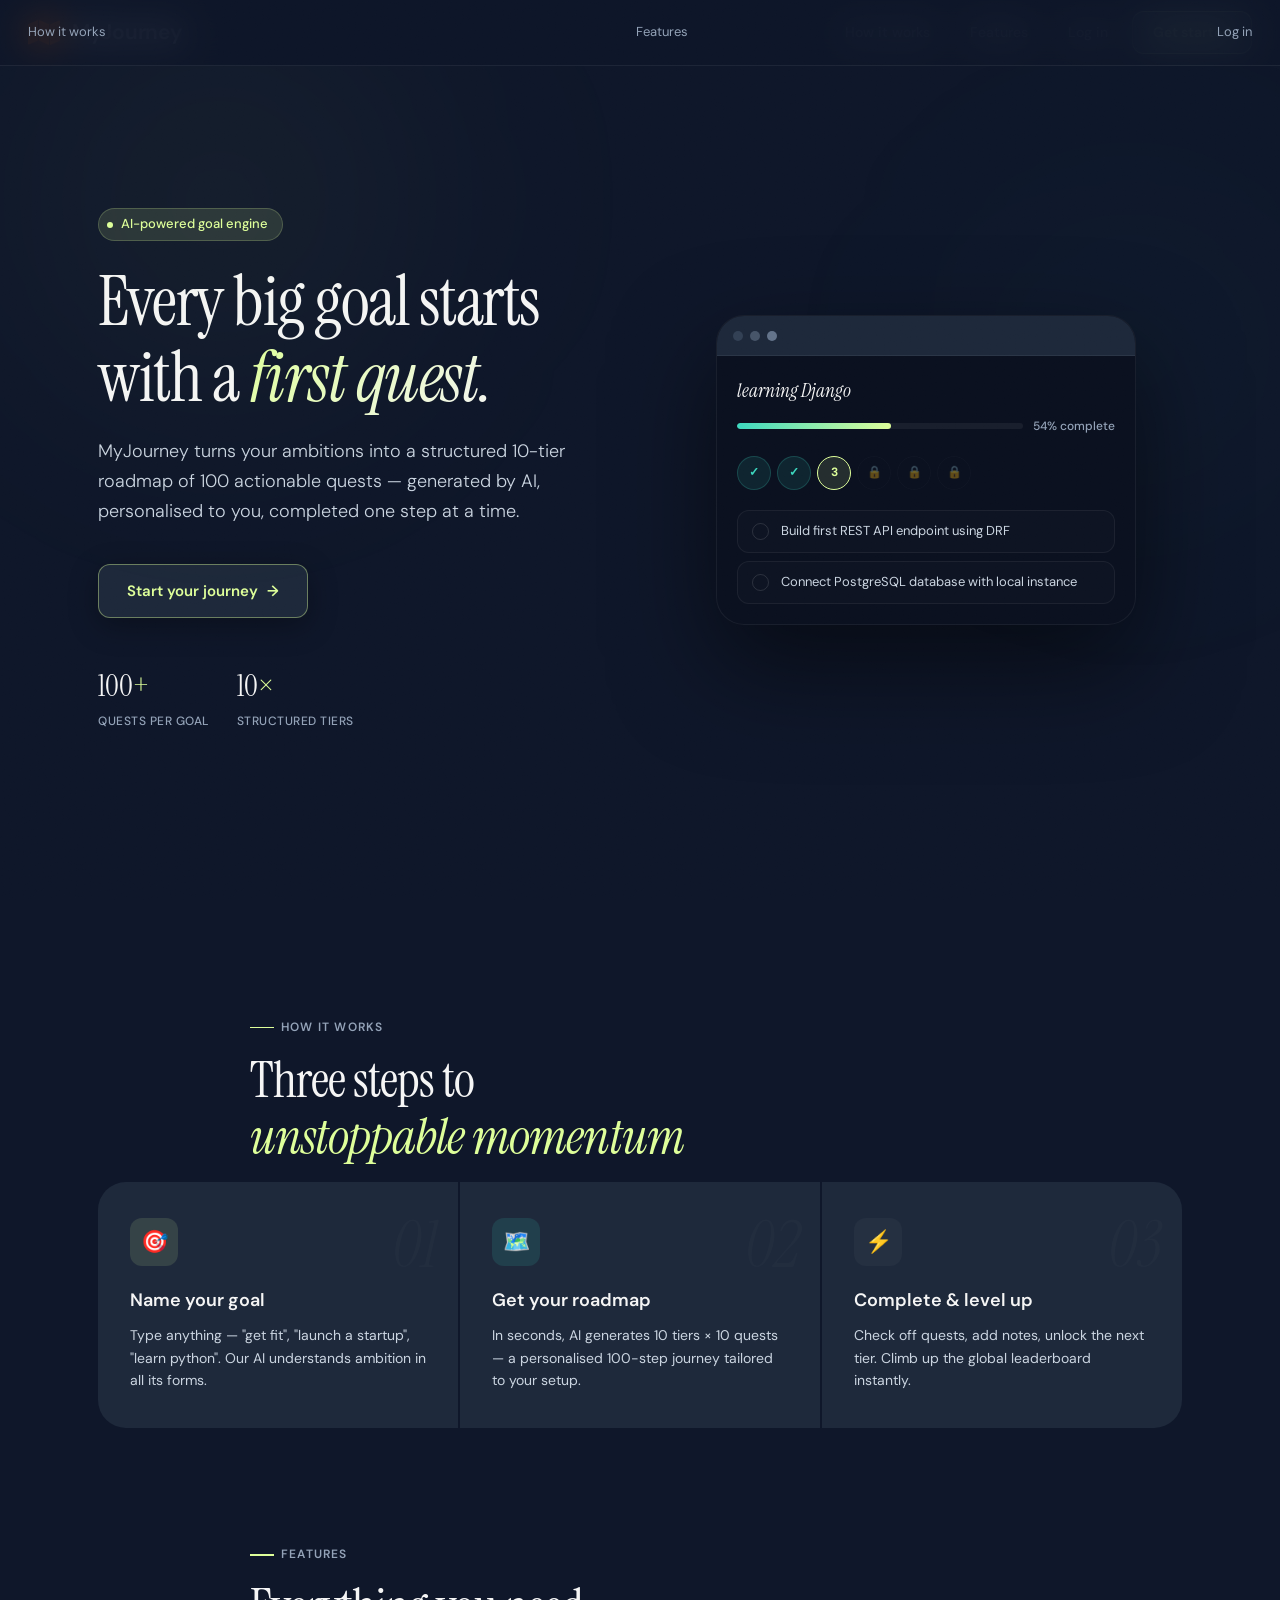
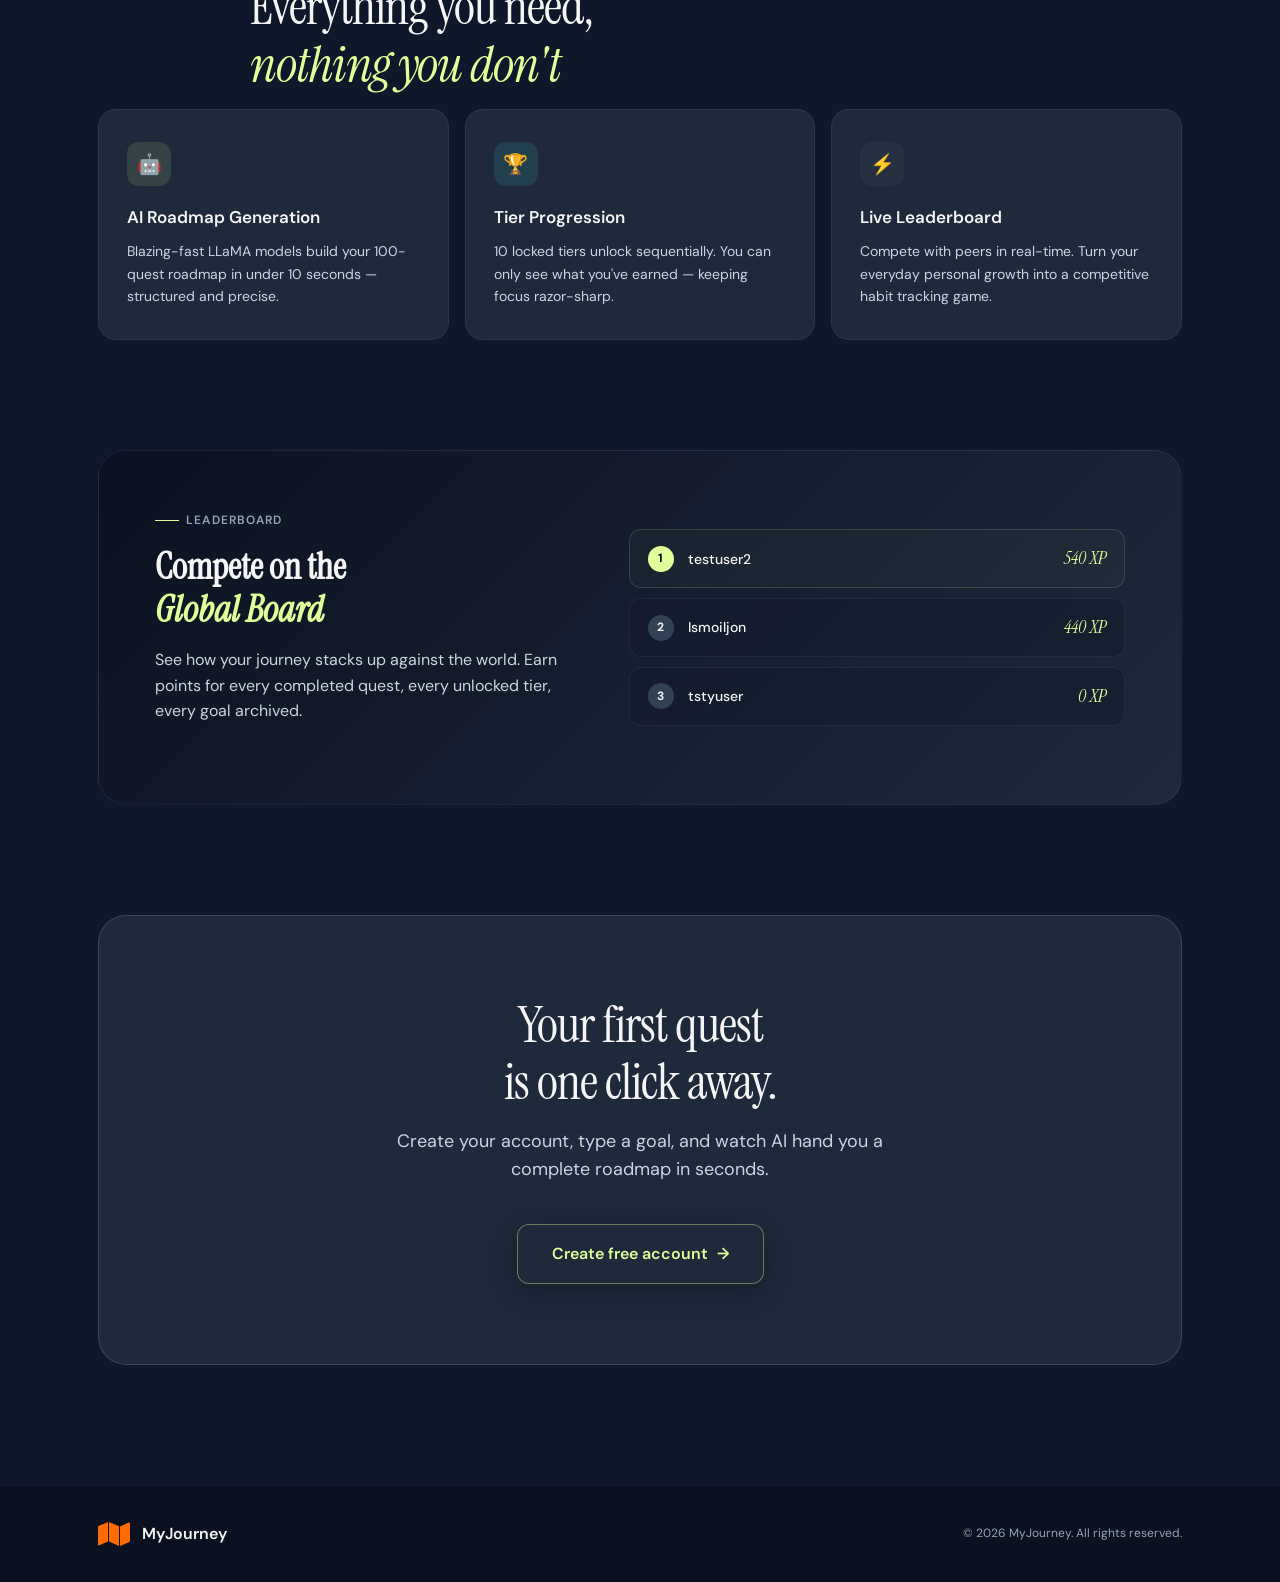
<file: landing1.html>
<!DOCTYPE html>
<html lang="en">
<head>
<meta charset="UTF-8">
<meta name="viewport" content="width=device-width, initial-scale=1.0">
<title>MyJourney — Turn Goals Into Quests</title>
<link rel="preconnect" href="https://fonts.googleapis.com">
<link rel="preconnect" href="https://fonts.gstatic.com" crossorigin>
<link href="https://fonts.googleapis.com/css2?family=Instrument+Serif:ital@0;1&family=DM+Sans:opsz,wght@9..40,300;9..40,400;9..40,500;9..40,600&display=swap" rel="stylesheet">
<style>
/* ============================================================
   RESET & BASE
============================================================ */
*,*::before,*::after{box-sizing:border-box;margin:0;padding:0}
:root{
  --ink:        #0f172a; /* Platformaning real to'q ko'k foni */
  --ink-2:      #1e293b; /* Panel va elementlar foni */
  --ink-3:      #0b1120; /* Chuqurroq fon effekti */
  --surface:    #334155;
  --edge:       rgba(255,255,255,0.06);
  --edge-hi:    rgba(255,255,255,0.12);

  --text-1:     #f5f5f5;
  --text-2:     #cbd5e1;
  --text-3:     #94a3b8;

  /* Sabzirang / Oltin aksent tizimi */
  --orange:     #deff9a; /* Peshqadamlik va yorqinlik rangi */
  --gold:       #deff9a; 
  --orange-dim: rgba(222,255,154,0.12);
  --orange-glow:rgba(222,255,154,0.25);
  --teal:       #3DD9C0;
  --teal-dim:   rgba(61,217,192,0.12);

  --r-sm:6px;--r-md:12px;--r-lg:18px;--r-xl:28px;
}
html{scroll-behavior:smooth;overflow-x:hidden}
body{
  background:var(--ink);
  color:var(--text-1);
  font-family:'DM Sans',sans-serif;
  font-size:16px;
  line-height:1.6;
  -webkit-font-smoothing:antialiased;
  overflow-x:hidden;
}
a{color:inherit;text-decoration:none}
button{font-family:inherit;cursor:pointer}
img{max-width:100%}

body::before{
  content:'';
  position:fixed;inset:0;
  background-image:url("data:image/svg+xml,%3Csvg viewBox='0 0 256 256' xmlns='http://www.w3.org/2000/svg'%3E%3Cfilter id='n'%3E%3CfeTurbulence type='fractalNoise' baseFrequency='0.9' numOctaves='4' stitchTiles='stitch'/%3E%3C/filter%3E%3Crect width='100%25' height='100%25' filter='url(%23n)' opacity='0.02'/%3E%3C/svg%3E");
  background-repeat:repeat;
  background-size:200px;
  pointer-events:none;
  z-index:999;
  opacity:0.4;
}

.serif{font-family:'Instrument Serif',serif}

.container{max-width:1140px;margin:0 auto;padding:0 28px}
.container-sm{max-width:780px;margin:0 auto;padding:0 28px}

/* ============================================================
   NAV (LOGO ALMASHTIRILDI)
============================================================ */
nav{
  position:fixed;top:0;left:0;right:0;
  z-index:100;
  padding:0 28px;
  height:66px;
  display:flex;align-items:center;justify-content:space-between;
  background:rgba(15,23,42,0.75);
  backdrop-filter:blur(18px);
  -webkit-backdrop-filter:blur(18px);
  border-bottom:1px solid var(--edge);
}
.nav-logo{
  display:flex;align-items:center;gap:12px;
  font-size:21px;font-weight:600;letter-spacing:-0.3px;
}
.logo-img{
  width:32px;
  height:32px;
  object-fit:contain;
}
.nav-links{display:flex;align-items:center;gap:8px}
.nav-link{
  padding:8px 16px;
  font-size:14px;font-weight:500;
  color:var(--text-2);
  border-radius:var(--r-md);
  transition:color 0.18s,background 0.18s;
}
.nav-link:hover{color:var(--text-1);background:rgba(255,255,255,0.05)}
.nav-cta{
  padding:9px 20px;
  background:var(--ink-2);
  color:var(--orange);
  border:1px solid rgba(222,255,154,0.3);
  border-radius:var(--r-md);
  font-size:14px;font-weight:600;
  transition:all 0.18s;
}
.nav-cta:hover{background:var(--orange-dim);transform:translateY(-1px)}

/* ============================================================
   HERO
============================================================ */
.hero{
  min-height:100vh;
  display:flex;align-items:center;
  padding:120px 0 80px;
  position:relative;
  overflow:hidden;
}
.hero-blob{
  position:absolute;
  border-radius:50%;
  filter:blur(120px);
  pointer-events:none;
  animation:blob-drift 12s ease-in-out infinite alternate;
}
.hero-blob-1{
  width:600px;height:600px;
  background:radial-gradient(circle,rgba(222,255,154,0.06) 0%,transparent 70%);
  top:-100px;left:-80px;
}
.hero-blob-2{
  width:500px;height:500px;
  background:radial-gradient(circle,rgba(61,217,192,0.04) 0%,transparent 70%);
  top:100px;right:-100px;
  animation-delay:-4s;
}
@keyframes blob-drift{
  0%{transform:translate(0,0) scale(1)}
  100%{transform:translate(20px,30px) scale(1.05)}
}

.hero-inner{
  display:grid;
  grid-template-columns:1fr 1fr;
  gap:60px;
  align-items:center;
}
.hero-eyebrow{
  display:inline-flex;align-items:center;gap:8px;
  background:var(--orange-dim);
  border:1px solid rgba(222,255,154,0.2);
  padding:5px 14px 5px 8px;
  border-radius:30px;
  font-size:13px;font-weight:500;
  color:var(--orange);
  margin-bottom:22px;
}
.eyebrow-dot{
  width:6px;height:6px;
  background:var(--orange);
  border-radius:50%;
  animation:pulse-dot 2s ease-in-out infinite;
}
@keyframes pulse-dot{
  0%,100%{opacity:1;transform:scale(1)}
  50%{opacity:0.4;transform:scale(0.7)}
}
.hero-title{
  font-size:clamp(42px,5.5vw,72px);
  font-family:'Instrument Serif',serif;
  font-weight:400;
  line-height:1.08;
  letter-spacing:-1.5px;
  margin-bottom:22px;
}
.hero-title em{
  font-style:italic;
  background:linear-gradient(135deg,var(--orange),var(--text-1));
  -webkit-background-clip:text;
  -webkit-text-fill-color:transparent;
  background-clip:text;
}
.hero-sub{
  font-size:18px;
  color:var(--text-2);
  line-height:1.65;
  max-width:480px;
  margin-bottom:38px;
  font-weight:300;
}
.hero-actions{
  display:flex;align-items:center;gap:14px;
  flex-wrap:wrap;
}
.btn-primary{
  display:inline-flex;align-items:center;gap:9px;
  padding:14px 28px;
  background:var(--ink-2);
  color:var(--orange);
  border:1px solid rgba(222,255,154,0.4);
  border-radius:var(--r-md);
  font-size:15px;font-weight:600;
  box-shadow:0 8px 30px rgba(0,0,0,0.3);
  transition:all 0.18s;
}
.btn-primary:hover{transform:translateY(-2px);background:var(--orange-dim);box-shadow:0 12px 40px var(--orange-glow)}
.btn-primary .btn-arrow{display:inline-block;transition:transform 0.18s}
.btn-primary:hover .btn-arrow{transform:translateX(3px)}

.btn-ghost{
  display:inline-flex;align-items:center;gap:8px;
  padding:13px 22px;
  background:transparent;
  color:var(--text-2);
  border-radius:var(--r-md);
  font-size:15px;font-weight:500;
  border:1px solid var(--edge-hi);
  transition:all 0.18s;
}
.btn-ghost:hover{background:rgba(255,255,255,0.04);color:var(--text-1)}

.hero-stat-row{display:flex;gap:28px;margin-top:44px;flex-wrap:wrap}
.hero-stat{display:flex;flex-direction:column;gap:2px}
.hero-stat-num{
  font-family:'Instrument Serif',serif;
  font-size:30px;font-weight:400;
  color:var(--text-1);
}
.hero-stat-num span{color:var(--orange)}
.hero-stat-label{font-size:12px;color:var(--text-3);font-weight:500;letter-spacing:0.5px;text-transform:uppercase}

/* ── UI preview card (Skrinshotdagi kabi ko'rinish) ── */
.hero-visual{
  position:relative;
  display:flex;justify-content:center;
  animation:float 6s ease-in-out infinite;
}
@keyframes float{
  0%,100%{transform:translateY(0)}
  50%{transform:translateY(-10px)}
}

.ui-card{
  background:var(--ink-3);
  border:1px solid var(--edge);
  border-radius:var(--r-xl);
  width:100%;max-width:420px;
  overflow:hidden;
  box-shadow:0 40px 100px rgba(0,0,0,0.5);
}
.ui-card-bar{
  height:40px;
  background:var(--ink-2);
  border-bottom:1px solid var(--edge);
  display:flex;align-items:center;gap:7px;
  padding:0 16px;
}
.ui-dot{width:10px;height:10px;border-radius:50%}
.ui-dot-r{background:#334155}
.ui-dot-y{background:#475569}
.ui-dot-g{background:#64748b}
.ui-card-body{padding:20px}

.ui-goal-title{
  font-family:'Instrument Serif',serif;
  font-size:19px;font-style:italic;
  color:var(--text-1);
  margin-bottom:10px;
}
.ui-progress-row{display:flex;align-items:center;gap:10px;margin-bottom:20px}
.ui-pb-bg{flex:1;height:6px;background:var(--edge);border-radius:4px;overflow:hidden}
.ui-pb-fill{
  height:100%;
  background:linear-gradient(90deg,var(--teal),var(--orange));
  border-radius:4px;
  width:54%;
}
.ui-pct{font-size:12px;color:var(--text-3);font-weight:500}

.ui-tier-row{display:flex;gap:6px;margin-bottom:20px;overflow-x:auto;scrollbar-width:none}
.ui-tier{
  width:34px;height:34px;flex-shrink:0;
  border-radius:50%;
  display:flex;align-items:center;justify-content:center;
  font-size:12px;font-weight:700;
}
.ui-tier.done{background:rgba(61,217,192,0.1);color:var(--teal);border:1px solid rgba(61,217,192,0.2)}
.ui-tier.active{background:var(--orange-dim);color:var(--orange);border:1.5px solid var(--orange)}
.ui-tier.locked{background:transparent;color:var(--text-3);border:1px solid var(--edge);opacity:0.4}

.ui-quests{display:flex;flex-direction:column;gap:8px}
.ui-quest{
  display:flex;align-items:center;gap:12px;
  padding:10px 14px;
  background:rgba(255,255,255,0.015);
  border-radius:var(--r-md);
  border:1px solid var(--edge);
  font-size:13px;color:var(--text-2);
}
.ui-check{width:17px;height:17px;flex-shrink:0;border-radius:50%;display:flex;align-items:center;justify-content:center;font-size:9px}
.ui-check.done-ch{background:var(--teal);color:#000;font-weight:900}
.ui-check.open-ch{border:1.5px solid var(--edge-hi)}

/* ============================================================
   HOW IT WORKS
============================================================ */
.how{padding:110px 0;position:relative}
.section-eyebrow{
  display:inline-flex;align-items:center;gap:7px;
  font-size:12px;font-weight:600;
  color:var(--text-3);
  letter-spacing:1.2px;
  text-transform:uppercase;
  margin-bottom:14px;
}
.section-eyebrow::before{
  content:'';
  display:inline-block;
  width:24px;height:1.5px;
  background:var(--orange);
}
.section-title{
  font-family:'Instrument Serif',serif;
  font-size:clamp(32px,4vw,52px);
  font-weight:400;
  letter-spacing:-1px;
  line-height:1.12;
  margin-bottom:16px;
}
.section-title em{font-style:italic;color:var(--orange)}
.section-sub{font-size:17px;color:var(--text-2);font-weight:300;max-width:520px;margin-bottom:60px}

.steps{display:grid;grid-template-columns:repeat(3,1fr);gap:2px}
.step{padding:36px 32px;background:var(--ink-2);position:relative;overflow:hidden;transition:background 0.22s}
.step:first-child{border-radius:var(--r-xl) 0 0 var(--r-xl)}
.step:last-child{border-radius:0 var(--r-xl) var(--r-xl) 0}
.step:hover{background:var(--surface)}
.step-num{
  font-family:'Instrument Serif',serif;
  font-size:64px;font-style:italic;
  color:rgba(255,255,255,0.02);
  position:absolute;top:12px;right:20px;
}
.step-icon{width:48px;height:48px;border-radius:var(--r-md);display:flex;align-items:center;justify-content:center;font-size:22px;margin-bottom:20px}
.step-title{font-size:18px;font-weight:600;margin-bottom:10px}
.step-body{font-size:14px;color:var(--text-2)}

/* ============================================================
   FEATURES
============================================================ */
.features{padding:0 0 110px}
.feature-grid{display:grid;grid-template-columns:repeat(3,1fr);gap:16px}
.feat{
  padding:32px 28px;
  background:var(--ink-2);
  border:1px solid var(--edge);
  border-radius:var(--r-lg);
  transition:all 0.22s;
}
.feat:hover{border-color:var(--edge-hi);transform:translateY(-2px);background:var(--surface)}
.feat-icon{width:44px;height:44px;border-radius:12px;display:flex;align-items:center;justify-content:center;font-size:20px;margin-bottom:18px}
.feat-title{font-size:17px;font-weight:600;margin-bottom:9px}
.feat-body{font-size:14px;color:var(--text-2)}

.feat-v .feat-icon{background:var(--orange-dim)}
.feat-t .feat-icon{background:var(--teal-dim)}
.feat-g .feat-icon{background:rgba(255,255,255,0.03)}

/* ============================================================
   TIER DEMO
============================================================ */
.tier-section{padding:0 0 110px}
.tier-demo{background:var(--ink-2);border:1px solid var(--edge);border-radius:var(--r-xl);overflow:hidden;display:grid;grid-template-columns:1fr 1.4fr}
.tier-demo-left{padding:48px 40px;border-right:1px solid var(--edge);display:flex;flex-direction:column;justify-content:center}
.tier-demo-left h3{font-family:'Instrument Serif',serif;font-size:32px;line-height:1.2;margin-bottom:16px}
.tier-demo-left p{font-size:15px;color:var(--text-2);margin-bottom:28px}
.tier-pill-list{display:flex;flex-direction:column;gap:10px}
.tier-pill{display:flex;align-items:center;gap:10px;font-size:14px;color:var(--text-2)}
.tier-pill-dot{width:8px;height:8px;border-radius:50%;background:var(--orange)}

.tier-demo-right{padding:40px 36px;display:flex;flex-direction:column;gap:10px}
.tier-row-item{display:flex;align-items:center;gap:14px;padding:14px 18px;background:rgba(255,255,255,0.01);border-radius:var(--r-md);border:1px solid var(--edge)}
.tier-row-item.active-tier{background:var(--orange-dim);border-color:rgba(222,255,154,0.3)}
.tier-row-num{width:36px;height:36px;border-radius:50%;display:flex;align-items:center;justify-content:center;font-weight:700;font-size:13px}
.tier-row-num.done-num{background:rgba(61,217,192,0.1);color:var(--teal)}
.tier-row-num.active-num{background:var(--orange-dim);color:var(--orange);border:1.5px solid var(--orange)}
.tier-row-num.locked-num{opacity:0.4;border:1px solid var(--edge)}
.tier-row-info{flex:1}
.tier-row-name{font-size:14px;font-weight:500}
.tier-row-sub{font-size:12px;color:var(--text-3)}

/* ============================================================
   LEADERBOARD REAL LOOK (Skrinshot bilan 1:1 bog'landi)
============================================================ */
.leaderboard-section{padding:0 0 110px}
.lb-card{
  background:linear-gradient(135deg,var(--ink-3) 0%,var(--ink-2) 100%);
  border:1px solid var(--edge);
  border-radius:var(--r-xl);
  padding:52px 56px;
  display:grid;
  grid-template-columns:1fr 1.2fr;
  gap:60px;
  align-items:center;
}
.lb-card h3{font-family:'Instrument Serif',serif;font-size:36px;line-height:1.18;margin-bottom:16px}
.lb-card h3 em{font-style:italic;color:var(--orange)}
.lb-card p{font-size:16px;color:var(--text-2);margin-bottom:28px}

.lb-visual{display:flex;flex-direction:column;gap:10px}
.lb-row{
  display:flex;align-items:center;gap:14px;
  padding:14px 18px;
  background:rgba(15,23,42,0.4);
  border-radius:var(--r-md);
  border:1px solid var(--edge);
}
.lb-row.top-1{background:rgba(222,255,154,0.03);border-color:rgba(222,255,154,0.15)}
.lb-rank{
  width:26px;height:26px;border-radius:50%;
  background:var(--surface);
  display:flex;align-items:center;justify-content:center;
  font-size:12px;font-weight:700;
}
.lb-row.top-1 .lb-rank{background:var(--orange);color:#000}
.lb-info{flex:1}
.lb-name{font-size:14px;font-weight:500}
.lb-score{font-family:'Instrument Serif',serif;font-size:18px;color:var(--orange);font-style:italic}

/* ============================================================
   CTA BANNER
============================================================ */
.cta-section{padding:0 0 120px}
.cta-box{
  background:var(--ink-2);
  border:1px solid rgba(222,255,154,0.15);
  border-radius:var(--r-xl);
  padding:80px 60px;
  text-align:center;
}
.cta-box .section-title{margin-bottom:16px}
.cta-box p{font-size:18px;color:var(--text-2);max-width:500px;margin:0 auto 40px}
.cta-actions{display:flex;align-items:center;justify-content:center;gap:14px;flex-wrap:wrap}

/* ============================================================
   FOOTER (LOGO ALMASHTIRILDI)
============================================================ */
footer{
  border-top:1px solid var(--edge);
  padding:32px 0;
  background:var(--ink-3);
}
.footer-inner{
  display:flex;align-items:center;justify-content:space-between;
  gap:20px;flex-wrap:wrap;
}
.footer-brand{
  display:flex;align-items:center;gap:12px;
  font-size:16px;font-weight:600;color:var(--text-1);
}
.footer-nav{display:flex;gap:28px}
.footer-nav a{font-size:13px;color:var(--text-3);transition:color 0.18s}
.footer-nav a:hover{color:var(--text-2)}
.footer-copy{font-size:12px;color:var(--text-3)}

@media(max-width:900px){
  .hero-inner{grid-template-columns:1fr;gap:44px}
  .hero-visual{order:-1}
  .steps{grid-template-columns:1fr}
  .feature-grid{grid-template-columns:1fr 1fr}
  .tier-demo{grid-template-columns:1fr}
  .lb-card{grid-template-columns:1fr;gap:36px;padding:36px 28px}
}
@media(max-width:600px){
  .feature-grid{grid-template-columns:1fr}
  .footer-inner{flex-direction:column;align-items:flex-start}
}
</style>
</head>
<body>

<nav id="navbar">
  <a href="#" class="nav-logo">
    <img src="icon.svg" alt="MyJourney Logo" class="logo-img">
    MyJourney
  </a>
  <div class="nav-links">
    <a href="#how" class="nav-link">How it works</a>
    <a href="#features" class="nav-link">Features</a>
    <a href="https://myjourney.uz/login" class="nav-link">Log in</a>
    <a href="https://myjourney.uz/register" class="nav-cta">Get started</a>
  </div>
</nav>

<section class="hero">
  <div class="hero-blob hero-blob-1"></div>
  <div class="hero-blob hero-blob-2"></div>

  <div class="container">
    <div class="hero-inner">

      <div class="hero-content">
        <div class="hero-eyebrow">
          <span class="eyebrow-dot"></span>
          AI-powered goal engine
        </div>
        <h1 class="hero-title">
          Every big goal starts with a <em>first quest.</em>
        </h1>
        <p class="hero-sub">
          MyJourney turns your ambitions into a structured 10-tier roadmap of 100 actionable quests — generated by AI, personalised to you, completed one step at a time.
        </p>
        <div class="hero-actions">
          <a href="https://myjourney.uz/register" class="btn-primary">
            Start your journey
            <span class="btn-arrow">→</span>
          </a>
        </div>
        <div class="hero-stat-row">
          <div class="hero-stat">
            <div class="hero-stat-num">100<span>+</span></div>
            <div class="hero-stat-label">quests per goal</div>
          </div>
          <div class="hero-stat">
            <div class="hero-stat-num">10<span>×</span></div>
            <div class="hero-stat-label">structured tiers</div>
          </div>
        </div>
      </div>

      <div class="hero-visual">
        <div class="ui-card">
          <div class="ui-card-bar">
            <div class="ui-dot ui-dot-r"></div>
            <div class="ui-dot ui-dot-y"></div>
            <div class="ui-dot ui-dot-g"></div>
          </div>
          <div class="ui-card-body">
            <div class="ui-goal-title">learning Django</div>
            <div class="ui-progress-row">
              <div class="ui-pb-bg"><div class="ui-pb-fill"></div></div>
              <div class="ui-pct">54% complete</div>
            </div>
            <div class="ui-tier-row">
              <div class="ui-tier done">✓</div>
              <div class="ui-tier done">✓</div>
              <div class="ui-tier active">3</div>
              <div class="ui-tier locked">🔒</div>
              <div class="ui-tier locked">🔒</div>
              <div class="ui-tier locked">🔒</div>
            </div>
            <div class="ui-quests">
              <div class="ui-quest">
                <div class="ui-check open-ch"></div>
                Build first REST API endpoint using DRF
              </div>
              <div class="ui-quest">
                <div class="ui-check open-ch"></div>
                Connect PostgreSQL database with local instance
              </div>
            </div>
          </div>
        </div>
      </div>

    </div>
  </div>
</section>

<section class="how" id="how">
  <div class="container">
    <div class="container-sm" style="padding:0">
      <div class="section-eyebrow reveal">How it works</div>
      <h2 class="section-title reveal reveal-delay-1">Three steps to<br><em>unstoppable momentum</em></h2>
    </div>
    <div class="steps reveal reveal-delay-2">
      <div class="step">
        <div class="step-num">01</div>
        <div class="step-icon" style="background:var(--orange-dim)">🎯</div>
        <div class="step-title">Name your goal</div>
        <div class="step-body">Type anything — "get fit", "launch a startup", "learn python". Our AI understands ambition in all its forms.</div>
      </div>
      <div class="step">
        <div class="step-num">02</div>
        <div class="step-icon" style="background:var(--teal-dim)">🗺️</div>
        <div class="step-title">Get your roadmap</div>
        <div class="step-body">In seconds, AI generates 10 tiers × 10 quests — a personalised 100-step journey tailored to your setup.</div>
      </div>
      <div class="step">
        <div class="step-num">03</div>
        <div class="step-icon" style="background:rgba(255,255,255,0.03)">⚡</div>
        <div class="step-title">Complete &amp; level up</div>
        <div class="step-body">Check off quests, add notes, unlock the next tier. Climb up the global leaderboard instantly.</div>
      </div>
    </div>
  </div>
</section>

<section class="features" id="features">
  <div class="container">
    <div class="container-sm" style="padding:0">
      <div class="section-eyebrow reveal">Features</div>
      <h2 class="section-title reveal reveal-delay-1">Everything you need,<br><em>nothing you don't</em></h2>
    </div>
    <div class="feature-grid">
      <div class="feat feat-v reveal">
        <div class="feat-icon">🤖</div>
        <div class="feat-title">AI Roadmap Generation</div>
        <div class="feat-body">Blazing-fast LLaMA models build your 100-quest roadmap in under 10 seconds — structured and precise.</div>
      </div>
      <div class="feat feat-t reveal reveal-delay-1">
        <div class="feat-icon">🏆</div>
        <div class="feat-title">Tier Progression</div>
        <div class="feat-body">10 locked tiers unlock sequentially. You can only see what you've earned — keeping focus razor-sharp.</div>
      </div>
      <div class="feat feat-g reveal reveal-delay-2">
        <div class="feat-icon">⚡</div>
        <div class="feat-title">Live Leaderboard</div>
        <div class="feat-body">Compete with peers in real-time. Turn your everyday personal growth into a competitive habit tracking game.</div>
      </div>
    </div>
  </div>
</section>

<section class="leaderboard-section">
  <div class="container">
    <div class="lb-card reveal">
      <div>
        <div class="section-eyebrow" style="margin-bottom:16px">Leaderboard</div>
        <h3>Compete on the<br><em>Global Board</em></h3>
        <p>See how your journey stacks up against the world. Earn points for every completed quest, every unlocked tier, every goal archived.</p>
      </div>
      <div class="lb-visual">
        <div class="lb-row top-1">
          <div class="lb-rank">1</div>
          <div class="lb-info">
            <div class="lb-name">testuser2</div>
          </div>
          <div class="lb-score">540 XP</div>
        </div>
        <div class="lb-row">
          <div class="lb-rank">2</div>
          <div class="lb-info">
            <div class="lb-name">Ismoiljon</div>
          </div>
          <div class="lb-score">440 XP</div>
        </div>
        <div class="lb-row">
          <div class="lb-rank">3</div>
          <div class="lb-info">
            <div class="lb-name">tstyuser</div>
          </div>
          <div class="lb-score">0 XP</div>
        </div>
      </div>
    </div>
  </div>
</section>

<section class="cta-section">
  <div class="container">
    <div class="cta-box reveal">
      <h2 class="section-title">Your first quest<br>is one click away.</h2>
      <p>Create your account, type a goal, and watch AI hand you a complete roadmap in seconds.</p>
      <div class="cta-actions">
        <a href="https://myjourney.uz/register" class="btn-primary" style="font-size:16px;padding:16px 34px">
          Create free account
          <span class="btn-arrow">→</span>
        </a>
      </div>
    </div>
  </div>
</section>

<footer>
  <div class="container">
    <div class="footer-inner">
      <div class="footer-brand">
        <img src="icon.svg" alt="MyJourney Logo" class="logo-img">
        MyJourney
      </div>
      <nav class="footer-nav">
        <a href="#how">How it works</a>
        <a href="#features">Features</a>
        <a href="https://myjourney.uz/login">Log in</a>
      </nav>
      <div class="footer-copy">© 2026 MyJourney. All rights reserved.</div>
    </div>
  </div>
</footer>

<script>
const revealEls = document.querySelectorAll('.reveal');
const observer = new IntersectionObserver(entries => {
  entries.forEach(e => { if(e.isIntersecting) { e.target.classList.add('visible'); observer.unobserve(e.target); } });
}, { threshold: 0.1 });
revealEls.forEach(el => observer.observe(el));
</script>
</body>
</html>
</file>
<file: main.css>
/* ================================================================
   Pathai — main.css
   Telegram-inspired dark UI with purple accent
================================================================ */

/* ---- CSS Variables ---- */
:root {
  --bg-primary:    #181520;
  --bg-secondary:  #221F2A;
  --bg-tertiary:   #2b2439;
  --bg-card:       #1e1b28;
  --bg-hover:      rgba(255,255,255,0.035);

  --accent:        #B19AF6;
  --accent-dim:    rgba(177,154,246,0.12);
  --accent-blue:   #4A90E2;
  --accent-blue-dim: rgba(74,144,226,0.12);

  --text-1:        #FFFFFF;
  --text-2:        rgba(255,255,255,0.65);
  --text-3:        #89829A;

  --border:        rgba(255,255,255,0.055);
  --border-strong: rgba(255,255,255,0.11);

  --success:       #3dd68c;
  --success-dim:   rgba(61,214,140,0.10);
  --danger:        #e05252;
  --danger-dim:    rgba(224,82,82,0.10);

  --nav-w:  71px;
  --sb-w:   320px;

  --radius-sm: 8px;
  --radius-md: 12px;
  --radius-lg: 16px;
}

[data-theme="light"] {
  --bg-primary:    #EDEAF5;
  --bg-secondary:  #F6F3FF;
  --bg-tertiary:   #E4DFF5;
  --bg-card:       #FFFFFF;
  --bg-hover:      rgba(0,0,0,0.03);

  --accent:        #7C5CF6;
  --accent-dim:    rgba(124,92,246,0.10);
  --accent-blue:   #3B7DD8;
  --accent-blue-dim: rgba(59,125,216,0.10);

  --text-1:        #1A1530;
  --text-2:        rgba(26,21,48,0.62);
  --text-3:        #9087A8;

  --border:        rgba(0,0,0,0.07);
  --border-strong: rgba(0,0,0,0.13);

  --success:       #27ae76;
  --success-dim:   rgba(39,174,118,0.10);
  --danger:        #d94040;
  --danger-dim:    rgba(217,64,64,0.08);
}

/* ================================================================
   Reset & Base
================================================================ */
*, *::before, *::after { box-sizing: border-box; margin: 0; padding: 0; }

html, body {
  height: 100%;
  overflow: hidden;
  font-family: 'DM Sans', sans-serif;
  background: var(--bg-primary);
  color: var(--text-1);
  transition: background 0.22s, color 0.22s;
  -webkit-font-smoothing: antialiased;
}

a { color: inherit; text-decoration: none; }
button { font-family: inherit; }
input, textarea { font-family: inherit; }

/* ================================================================
   Layout
================================================================ */
.app-wrapper {
  display: flex;
  height: 100vh;
  width: 100vw;
  overflow: hidden;
}

/* ================================================================
   Icon Sidebar
================================================================ */
.sidebar-icons {
  width: var(--nav-w);
  height: 100%;
  background: var(--bg-primary);
  border-right: 1px solid var(--border);
  display: flex;
  flex-direction: column;
  flex-shrink: 0;
  z-index: 10;
  transition: background 0.22s;
}

.nav-item {
  width: 100%;
  height: 60px;
  display: flex;
  align-items: center;
  justify-content: center;
  cursor: pointer;
  position: relative;
  overflow: hidden;
  transition: background 0.18s;
  user-select: none;
  -webkit-tap-highlight-color: transparent;
}
.nav-item:hover { background: var(--bg-hover); }
.nav-item.active { background: var(--bg-tertiary); }
.nav-item.active .nav-icon { color: var(--accent); }

.nav-icon {
  color: var(--text-3);
  font-size: 18px;
  pointer-events: none;
  transition: color 0.18s;
}

.hamburger {
  display: flex;
  flex-direction: column;
  gap: 4px;
  pointer-events: none;
}
.hamburger span {
  width: 20px;
  height: 2px;
  background: var(--text-3);
  border-radius: 2px;
  transition: background 0.18s;
}
.nav-item:hover .hamburger span { background: var(--text-2); }

/* ================================================================
   Overlay
================================================================ */
.overlay {
  position: fixed;
  inset: 0;
  background: rgba(0,0,0,0.52);
  z-index: 98;
  opacity: 0;
  pointer-events: none;
  transition: opacity 0.22s;
}
.overlay.active { opacity: 1; pointer-events: all; }

/* ================================================================
   Side Drawer
================================================================ */
.side-drawer {
  position: fixed;
  top: 0; left: 0;
  width: 280px;
  height: 100vh;
  background: var(--bg-secondary);
  z-index: 99;
  transform: translateX(-100%);
  transition: transform 0.24s cubic-bezier(0.4, 0, 0.2, 1);
  overflow-y: auto;
  border-right: 1px solid var(--border);
  display: flex;
  flex-direction: column;
}
.side-drawer.active { transform: translateX(0); }
.side-drawer::-webkit-scrollbar { width: 3px; }
.side-drawer::-webkit-scrollbar-thumb { background: var(--bg-tertiary); border-radius: 3px; }

.drawer-header {
  display: flex;
  align-items: center;
  justify-content: space-between;
  padding: 20px 20px 16px;
  border-bottom: 1px solid var(--border);
  flex-shrink: 0;
}
.drawer-brand {
  font-family: 'Sora', sans-serif;
  font-size: 22px;
  font-weight: 700;
  color: var(--accent);
  letter-spacing: -0.4px;
}
.drawer-close {
  background: none;
  border: none;
  color: var(--text-3);
  cursor: pointer;
  font-size: 17px;
  padding: 6px 9px;
  border-radius: var(--radius-sm);
  transition: background 0.18s, color 0.18s;
}
.drawer-close:hover { background: var(--bg-tertiary); color: var(--text-1); }

.drawer-section {
  padding: 16px 20px;
  border-bottom: 1px solid var(--border);
}
.drawer-section-title {
  font-size: 11px;
  font-weight: 600;
  letter-spacing: 0.9px;
  text-transform: uppercase;
  color: var(--text-3);
  margin-bottom: 12px;
}

.drawer-row {
  display: flex;
  align-items: center;
  justify-content: space-between;
  padding: 7px 0;
}
.drawer-row-left {
  display: flex;
  align-items: center;
  gap: 11px;
  font-size: 14px;
  color: var(--text-1);
}
.drawer-row-left i { color: var(--accent); width: 16px; font-size: 15px; }

/* Toggle */
.toggle-switch { position: relative; display: inline-block; width: 44px; height: 24px; }
.toggle-switch input { display: none; }
.slider {
  position: absolute;
  inset: 0;
  background: rgba(255,255,255,0.1);
  border-radius: 24px;
  cursor: pointer;
  transition: background 0.22s;
  border: 1px solid var(--border);
}
[data-theme="light"] .slider { background: var(--border-strong); }
.slider::before {
  content: '';
  position: absolute;
  width: 18px; height: 18px;
  left: 2px; top: 2px;
  background: white;
  border-radius: 50%;
  transition: transform 0.22s;
  box-shadow: 0 1px 4px rgba(0,0,0,0.3);
}
input:checked + .slider { background: var(--accent); border-color: transparent; }
input:checked + .slider::before { transform: translateX(20px); }

/* Language */
.lang-options { display: flex; flex-direction: column; gap: 2px; }
.lang-option {
  display: flex;
  align-items: center;
  gap: 11px;
  padding: 10px 12px;
  border-radius: var(--radius-sm);
  cursor: pointer;
  transition: background 0.15s;
  font-size: 14px;
  color: var(--text-1);
}
.lang-option:hover { background: var(--bg-tertiary); }
.lang-option.active { background: var(--accent-dim); }
.lang-option.disabled { opacity: 0.38; cursor: not-allowed; pointer-events: none; }
.lang-flag { font-size: 19px; line-height: 1; }
.lang-check { margin-left: auto; color: var(--accent); font-size: 12px; }
.coming-soon {
  margin-left: auto;
  font-size: 10px;
  font-weight: 600;
  background: var(--border);
  padding: 2px 7px;
  border-radius: 20px;
  color: var(--text-3);
  letter-spacing: 0.3px;
}

/* API key */
.api-key-wrap { display: flex; gap: 8px; margin-bottom: 8px; }
.api-input {
  flex: 1;
  background: var(--bg-tertiary);
  border: 1px solid var(--border);
  border-radius: var(--radius-sm);
  color: var(--text-1);
  padding: 9px 12px;
  font-size: 13px;
  outline: none;
  transition: border 0.18s;
}
.api-input:focus { border-color: var(--accent); }
.api-save-btn {
  background: var(--accent);
  border: none;
  border-radius: var(--radius-sm);
  color: #fff;
  width: 38px;
  cursor: pointer;
  font-size: 14px;
  transition: opacity 0.18s;
  flex-shrink: 0;
}
.api-save-btn:hover { opacity: 0.85; }
.api-hint { font-size: 12px; color: var(--text-3); line-height: 1.5; }
.api-link { color: var(--accent); text-decoration: underline; }

.drawer-footer {
  margin-top: auto;
  padding: 16px 20px;
  font-size: 12px;
  color: var(--text-3);
  display: flex;
  gap: 6px;
}

/* ================================================================
   Content Sidebar
================================================================ */
.sidebar-content {
  width: var(--sb-w);
  height: 100%;
  background: var(--bg-secondary);
  border-right: 1px solid var(--border);
  overflow-y: auto;
  flex-shrink: 0;
  transition: background 0.22s, width 0.08s;
}
.sidebar-content::-webkit-scrollbar { width: 4px; }
.sidebar-content::-webkit-scrollbar-thumb { background: var(--bg-tertiary); border-radius: 4px; }

.sb-header {
  padding: 17px 18px 14px;
  border-bottom: 1px solid var(--border);
  position: sticky;
  top: 0;
  background: var(--bg-secondary);
  z-index: 5;
  display: flex;
  align-items: center;
  justify-content: space-between;
}
.sb-brand {
  font-family: 'Sora', sans-serif;
  font-size: 22px;
  font-weight: 700;
  color: var(--text-1);
  letter-spacing: -0.3px;
}

/* Goal items */
.goal-item {
  display: flex;
  align-items: center;
  gap: 13px;
  padding: 11px 16px;
  cursor: pointer;
  transition: background 0.14s;
  user-select: none;
  position: relative;
  overflow: hidden;
}
.goal-item:hover { background: var(--bg-hover); }
.goal-item.active-goal {
  background: var(--accent-dim);
  border-left: 3px solid var(--accent);
}
.goal-item.active-goal .goal-name { color: var(--accent); }

.goal-avatar {
  width: 46px; height: 46px;
  border-radius: 50%;
  display: flex;
  align-items: center;
  justify-content: center;
  color: white;
  font-size: 16px;
  flex-shrink: 0;
  font-family: 'Sora', sans-serif;
  font-weight: 600;
}
.goal-avatar.add-av {
  background: transparent !important;
  border: 1.5px dashed var(--accent-blue);
  color: var(--accent-blue);
}
.goal-avatar.archive-av {
  background: var(--bg-tertiary) !important;
  color: var(--text-3);
  font-size: 14px;
}

.goal-info { flex: 1; min-width: 0; }
.goal-name {
  font-size: 15px;
  font-weight: 500;
  color: var(--text-1);
  white-space: nowrap;
  overflow: hidden;
  text-overflow: ellipsis;
  margin-bottom: 3px;
}
.goal-sub {
  font-size: 13px;
  color: var(--text-3);
  white-space: nowrap;
  overflow: hidden;
  text-overflow: ellipsis;
}

.mini-prog-wrap {
  width: 100%;
  height: 3px;
  background: var(--border);
  border-radius: 2px;
  margin-top: 6px;
  overflow: hidden;
}
.mini-prog-fill {
  height: 100%;
  background: linear-gradient(90deg, var(--accent-blue), var(--accent));
  border-radius: 2px;
  transition: width 0.4s ease;
}

/* ================================================================
   Resizer
================================================================ */
.resizer {
  width: 4px;
  flex-shrink: 0;
  cursor: ew-resize;
  background: transparent;
  z-index: 5;
  transition: background 0.18s;
}
.resizer:hover, .resizer.dragging { background: var(--accent); opacity: 0.35; }

/* ================================================================
   Main Content
================================================================ */
.main-content {
  flex: 1;
  height: 100%;
  overflow-y: auto;
  background: var(--bg-primary);
  transition: background 0.22s;
  min-width: 0;
}
.main-content::-webkit-scrollbar { width: 5px; }
.main-content::-webkit-scrollbar-thumb { background: var(--bg-tertiary); border-radius: 4px; }

/* Empty state */
.empty-state {
  display: flex;
  flex-direction: column;
  align-items: center;
  justify-content: center;
  height: 100%;
  gap: 12px;
  text-align: center;
  padding: 40px;
}
.empty-icon { font-size: 52px; opacity: 0.2; margin-bottom: 6px; }
.empty-state h3 { font-size: 18px; font-weight: 500; color: var(--text-2); }
.empty-state p { font-size: 14px; color: var(--text-3); }

/* ================================================================
   Goal Detail
================================================================ */
.goal-detail {
  display: flex;
  flex-direction: column;
  height: 100%;
}

.goal-detail-header {
  padding: 22px 36px 20px;
  border-bottom: 1px solid var(--border);
  display: flex;
  align-items: center;
  justify-content: space-between;
  gap: 20px;
  flex-shrink: 0;
}
.gdh-left h2 {
  font-family: 'Sora', sans-serif;
  font-size: 24px;
  font-weight: 700;
  letter-spacing: -0.4px;
  margin-bottom: 11px;
  color: var(--text-1);
}
.progress-row { display: flex; align-items: center; gap: 12px; }
.progress-bar-bg {
  width: 220px;
  height: 6px;
  background: var(--border);
  border-radius: 4px;
  overflow: hidden;
}
.progress-bar-fill {
  height: 100%;
  background: linear-gradient(90deg, var(--accent-blue), var(--accent));
  border-radius: 4px;
  transition: width 0.5s ease;
}
.progress-pct { font-size: 13px; color: var(--text-3); font-weight: 500; min-width: 36px; }

.del-goal-btn {
  background: var(--danger-dim);
  color: var(--danger);
  border: 1px solid rgba(224,82,82,0.2);
  padding: 9px 16px;
  border-radius: var(--radius-sm);
  cursor: pointer;
  font-size: 13px;
  font-weight: 600;
  display: flex;
  align-items: center;
  gap: 7px;
  transition: background 0.18s;
  white-space: nowrap;
  flex-shrink: 0;
}
.del-goal-btn:hover { background: rgba(224,82,82,0.18); }

/* Goal body: quests + tiers */
.goal-body {
  display: flex;
  flex: 1;
  overflow: hidden;
}

.quest-area {
  flex: 1;
  overflow-y: auto;
  padding: 24px 36px;
  min-width: 0;
}
.quest-area::-webkit-scrollbar { width: 4px; }
.quest-area::-webkit-scrollbar-thumb { background: var(--bg-tertiary); border-radius: 4px; }

.tier-heading {
  display: flex;
  align-items: center;
  gap: 10px;
  margin-bottom: 18px;
}
.tier-heading-title {
  font-family: 'Sora', sans-serif;
  font-size: 15px;
  font-weight: 600;
  color: var(--accent);
}
.tier-badge {
  background: var(--accent-dim);
  border: 1px solid rgba(177,154,246,0.2);
  color: var(--accent);
  padding: 2px 10px;
  border-radius: 20px;
  font-size: 12px;
  font-weight: 600;
}

/* Quest cards */
.quest-card {
  background: var(--bg-card);
  border: 1px solid var(--border);
  border-radius: var(--radius-md);
  padding: 13px 16px;
  margin-bottom: 9px;
  transition: border 0.18s, opacity 0.2s;
}
.quest-card:hover { border-color: var(--border-strong); }
.quest-card.done-card { opacity: 0.52; }

.quest-row {
  display: flex;
  align-items: center;
  justify-content: space-between;
  gap: 12px;
}
.quest-left { display: flex; align-items: center; gap: 13px; flex: 1; min-width: 0; }

.quest-check {
  width: 22px; height: 22px;
  border-radius: 50%;
  border: 2px solid var(--border-strong);
  cursor: pointer;
  flex-shrink: 0;
  display: flex;
  align-items: center;
  justify-content: center;
  transition: all 0.18s;
  position: relative;
}
.quest-check:hover { border-color: var(--success); }
.quest-check.done { background: var(--success); border-color: var(--success); }
.quest-check.done::after {
  content: '✓';
  color: #000;
  font-size: 11px;
  font-weight: 800;
  position: absolute;
}

.quest-name {
  font-size: 14px;
  color: var(--text-1);
  flex: 1;
  min-width: 0;
  line-height: 1.45;
  transition: color 0.18s;
}
.quest-name.struck {
  text-decoration: line-through;
  color: var(--text-3);
}

.note-btn {
  color: var(--text-3);
  cursor: pointer;
  padding: 5px 8px;
  border-radius: 6px;
  transition: background 0.18s, color 0.18s;
  font-size: 13px;
  flex-shrink: 0;
}
.note-btn:hover { background: var(--bg-tertiary); color: var(--accent); }
.note-btn.has-note { color: var(--accent); }

.quest-note-display {
  padding: 7px 0 0 35px;
  font-size: 13px;
  color: var(--text-2);
  font-style: italic;
  line-height: 1.55;
  white-space: pre-wrap;
}

/* Tiers sidebar */
.tiers-sidebar {
  width: 84px;
  border-left: 1px solid var(--border);
  overflow-y: auto;
  display: flex;
  flex-direction: column;
  align-items: center;
  padding: 20px 0;
  gap: 12px;
  flex-shrink: 0;
}
.tiers-sidebar::-webkit-scrollbar { width: 3px; }

.tier-node {
  width: 44px; height: 44px;
  border-radius: 50%;
  display: flex;
  align-items: center;
  justify-content: center;
  font-family: 'Sora', sans-serif;
  font-weight: 700;
  font-size: 14px;
  transition: all 0.18s;
  flex-shrink: 0;
}
.tier-node.t-active {
  background: var(--accent-blue-dim);
  color: var(--accent-blue);
  border: 2px solid var(--accent-blue);
  box-shadow: 0 0 18px rgba(74,144,226,0.22);
  cursor: pointer;
}
.tier-node.t-active:hover { transform: scale(1.08); }
.tier-node.t-done {
  background: var(--success-dim);
  color: var(--success);
  border: 2px solid var(--success);
  cursor: pointer;
}
.tier-node.t-done:hover { transform: scale(1.08); }
.tier-node.t-locked {
  background: transparent;
  color: var(--text-3);
  border: 1px solid var(--border);
  opacity: 0.45;
  cursor: not-allowed;
}
.tier-node.t-selected {
  box-shadow: 0 0 0 3px rgba(177,154,246,0.3) !important;
  transform: scale(1.1) !important;
}

/* ================================================================
   Profile Page
================================================================ */
.profile-page {
  max-width: 620px;
  margin: 0 auto;
  padding: 36px 28px 60px;
}
.page-title {
  font-family: 'Sora', sans-serif;
  font-size: 26px;
  font-weight: 700;
  letter-spacing: -0.4px;
  margin-bottom: 30px;
}

.profile-avatar-area {
  display: flex;
  flex-direction: column;
  align-items: center;
  margin-bottom: 32px;
}
.profile-avatar-big {
  width: 80px; height: 80px;
  border-radius: 50%;
  background: var(--accent);
  display: flex;
  align-items: center;
  justify-content: center;
  font-family: 'Sora', sans-serif;
  font-size: 28px;
  font-weight: 700;
  color: white;
  margin-bottom: 10px;
}
.profile-name-display { font-size: 18px; font-weight: 600; }
.profile-sub-display { font-size: 14px; color: var(--text-3); margin-top: 4px; }

.section-label {
  font-size: 11px;
  font-weight: 600;
  letter-spacing: 0.9px;
  text-transform: uppercase;
  color: var(--text-3);
  margin-bottom: 14px;
  margin-top: 28px;
}
.field-group { display: flex; flex-direction: column; gap: 14px; }
.field-row { display: flex; gap: 14px; }
.field {
  display: flex;
  flex-direction: column;
  gap: 6px;
  flex: 1;
}
.field label { font-size: 13px; color: var(--text-3); }
.f-input, .f-textarea {
  background: var(--bg-secondary);
  border: 1px solid var(--border);
  border-radius: var(--radius-md);
  color: var(--text-1);
  padding: 11px 14px;
  font-size: 14px;
  font-family: 'DM Sans', sans-serif;
  outline: none;
  transition: border 0.18s;
  width: 100%;
}
.f-input:focus, .f-textarea:focus { border-color: var(--accent); }
.f-textarea { resize: vertical; min-height: 90px; }

.save-profile-btn {
  background: var(--accent);
  color: #fff;
  border: none;
  padding: 13px 28px;
  border-radius: var(--radius-md);
  font-size: 15px;
  font-weight: 600;
  cursor: pointer;
  transition: opacity 0.18s;
  margin-top: 22px;
  display: inline-flex;
  align-items: center;
  gap: 8px;
}
.save-profile-btn:hover { opacity: 0.87; }

/* ================================================================
   Archive Page
================================================================ */
.archive-page {
  max-width: 680px;
  margin: 0 auto;
  padding: 36px 28px 60px;
}
.archive-card {
  background: var(--bg-secondary);
  border: 1px solid var(--border);
  border-radius: var(--radius-md);
  padding: 18px 20px;
  margin-bottom: 12px;
  display: flex;
  align-items: center;
  justify-content: space-between;
  gap: 16px;
  transition: border 0.18s;
}
.archive-card:hover { border-color: var(--border-strong); }
.archive-card-info h3 { font-size: 16px; font-weight: 600; margin-bottom: 5px; }
.archive-card-info p { font-size: 13px; color: var(--text-3); }
.archive-actions { display: flex; align-items: center; gap: 10px; flex-shrink: 0; }
.badge-done {
  display: flex;
  align-items: center;
  gap: 5px;
  background: var(--success-dim);
  color: var(--success);
  border: 1px solid rgba(61,214,140,0.2);
  padding: 5px 12px;
  border-radius: 20px;
  font-size: 12px;
  font-weight: 600;
  white-space: nowrap;
}
.arch-del-btn {
  background: transparent;
  border: 1px solid rgba(224,82,82,0.2);
  color: var(--danger);
  padding: 7px 12px;
  border-radius: var(--radius-sm);
  cursor: pointer;
  font-size: 13px;
  transition: background 0.18s;
}
.arch-del-btn:hover { background: var(--danger-dim); }

/* ================================================================
   Modals
================================================================ */
.modal-overlay {
  position: fixed;
  inset: 0;
  background: rgba(0,0,0,0.62);
  backdrop-filter: blur(5px);
  z-index: 200;
}
.modal-overlay.hidden { display: none; }

.modal {
  position: fixed;
  top: 50%; left: 50%;
  transform: translate(-50%, -50%);
  background: var(--bg-card);
  border: 1px solid var(--border-strong);
  border-radius: var(--radius-lg);
  padding: 26px 28px;
  width: 430px;
  max-width: 94vw;
  z-index: 201;
  box-shadow: 0 24px 70px rgba(0,0,0,0.5);
  animation: modal-in 0.18s ease;
}
.modal.hidden { display: none; }

@keyframes modal-in {
  from { opacity: 0; transform: translate(-50%, -48%) scale(0.96); }
  to   { opacity: 1; transform: translate(-50%, -50%) scale(1); }
}

.modal-header {
  display: flex;
  align-items: center;
  justify-content: space-between;
  margin-bottom: 20px;
}
.modal-header h3 { font-size: 18px; font-weight: 600; }
.danger-title { color: var(--danger); }
.modal-close-btn {
  background: none;
  border: none;
  color: var(--text-3);
  cursor: pointer;
  font-size: 15px;
  padding: 6px 9px;
  border-radius: 6px;
  transition: background 0.15s, color 0.15s;
}
.modal-close-btn:hover { background: var(--bg-tertiary); color: var(--text-1); }

.modal-input {
  width: 100%;
  background: var(--bg-secondary);
  border: 1px solid var(--border);
  border-radius: var(--radius-md);
  color: var(--text-1);
  padding: 13px 16px;
  font-size: 15px;
  outline: none;
  margin-bottom: 16px;
  transition: border 0.18s;
}
.modal-input:focus { border-color: var(--accent); }
.modal-textarea {
  width: 100%;
  background: var(--bg-secondary);
  border: 1px solid var(--border);
  border-radius: var(--radius-md);
  color: var(--text-1);
  padding: 13px 16px;
  font-size: 14px;
  resize: vertical;
  min-height: 130px;
  outline: none;
  margin-bottom: 8px;
  transition: border 0.18s;
  line-height: 1.55;
}
.modal-textarea:focus { border-color: var(--accent); }
.modal-hint { font-size: 12px; color: var(--text-3); margin-bottom: 14px; }
.modal-text { color: var(--text-2); font-size: 15px; margin-bottom: 22px; line-height: 1.55; }

.primary-btn {
  width: 100%;
  background: var(--accent);
  color: #fff;
  border: none;
  padding: 13px;
  border-radius: var(--radius-md);
  font-size: 15px;
  font-weight: 600;
  cursor: pointer;
  transition: opacity 0.18s;
  display: flex;
  align-items: center;
  justify-content: center;
  gap: 6px;
}
.primary-btn:hover { opacity: 0.88; }
.primary-btn:disabled { opacity: 0.45; cursor: not-allowed; }

.secondary-btn {
  background: transparent;
  color: var(--text-2);
  border: 1px solid var(--border-strong);
  padding: 11px 20px;
  border-radius: var(--radius-md);
  font-size: 14px;
  font-weight: 600;
  cursor: pointer;
  transition: background 0.18s, color 0.18s;
}
.secondary-btn:hover { background: var(--bg-tertiary); color: var(--text-1); }

.danger-btn {
  background: var(--danger);
  color: #fff;
  border: none;
  padding: 11px 20px;
  border-radius: var(--radius-md);
  font-size: 14px;
  font-weight: 600;
  cursor: pointer;
  transition: opacity 0.18s;
}
.danger-btn:hover { opacity: 0.87; }

.modal-actions-row { display: flex; justify-content: flex-end; gap: 10px; }

/* ================================================================
   Generating Loader
================================================================ */
.generating-state {
  display: flex;
  flex-direction: column;
  align-items: center;
  justify-content: center;
  padding: 60px 24px;
  gap: 18px;
  color: var(--text-3);
}
.spinner {
  width: 38px; height: 38px;
  border: 3px solid var(--border);
  border-top-color: var(--accent);
  border-radius: 50%;
  animation: spin 0.75s linear infinite;
}
@keyframes spin { to { transform: rotate(360deg); } }
.generating-state p { font-size: 15px; }
.generating-state small { font-size: 13px; }

/* ================================================================
   Toast
================================================================ */
.toast {
  position: fixed;
  bottom: 30px;
  left: 50%;
  transform: translateX(-50%) translateY(70px);
  background: var(--bg-secondary);
  border: 1px solid var(--border-strong);
  color: var(--text-1);
  padding: 12px 22px;
  border-radius: 30px;
  font-size: 14px;
  font-weight: 500;
  z-index: 400;
  box-shadow: 0 8px 32px rgba(0,0,0,0.35);
  opacity: 0;
  transition: transform 0.28s cubic-bezier(0.34,1.56,0.64,1), opacity 0.28s ease;
  pointer-events: none;
  white-space: nowrap;
  max-width: 90vw;
}
.toast.show {
  transform: translateX(-50%) translateY(0);
  opacity: 1;
}

/* ================================================================
   Ripple
================================================================ */
.ripple-circle {
  position: absolute;
  background: rgba(255,255,255,0.07);
  border-radius: 50%;
  pointer-events: none;
  z-index: 0;
  transform: scale(0);
  filter: blur(4px);
  animation: ripple-anim 0.55s cubic-bezier(0.2,0.9,0.4,1) forwards;
}
@keyframes ripple-anim {
  0%   { transform: scale(0); opacity: 0.7; }
  100% { transform: scale(2.8); opacity: 0; }
}

/* ================================================================
   Sidebar empty state
================================================================ */
.sb-empty { padding: 24px 18px; font-size: 13px; color: var(--text-3); text-align: center; line-height: 1.6; }

/* ================================================================
   Mobile back button — hidden on desktop
================================================================ */
.mobile-back-btn {
  display: none;
  align-items: center;
  justify-content: center;
  width: 34px; height: 34px;
  border-radius: 50%;
  background: none;
  border: none;
  color: var(--accent);
  font-size: 17px;
  cursor: pointer;
  flex-shrink: 0;
  transition: background 0.18s;
  margin-right: 6px;
}
.mobile-back-btn:hover { background: var(--bg-tertiary); }

/* ================================================================
   Mobile Bottom Nav — hidden on desktop
================================================================ */
.mobile-bottom-nav { display: none; }

.mob-nav-item {
  flex: 1;
  display: flex;
  flex-direction: column;
  align-items: center;
  justify-content: center;
  gap: 3px;
  cursor: pointer;
  color: var(--text-3);
  font-size: 10px;
  font-weight: 500;
  letter-spacing: 0.2px;
  padding: 6px 4px;
  position: relative;
  overflow: hidden;
  user-select: none;
  -webkit-tap-highlight-color: transparent;
  transition: color 0.18s;
}
.mob-nav-item i { font-size: 20px; pointer-events: none; }
.mob-nav-item span { pointer-events: none; }
.mob-nav-item.active { color: var(--accent); }

/* ================================================================
   Responsive ≤ 768px  —  Telegram-style panel navigation
================================================================ */
@media (max-width: 768px) {

  /* ── Desktop sidebar & resizer hidden ── */
  .sidebar-icons { display: none !important; }
  .resizer       { display: none !important; }

  /* ── App wrapper: position context for sliding panels ── */
  .app-wrapper {
    position: relative;
    overflow: hidden;
  }

  /* ── LIST PANEL (sidebar-content) fills screen ── */
  .sidebar-content {
    position: fixed !important;
    top: 0; left: 0; right: 0;
    bottom: 58px;
    width: 100% !important;
    height: auto !important;
    z-index: 5;
    transform: translateX(0);
    transition: transform 0.28s cubic-bezier(0.4, 0, 0.2, 1);
  }

  /* When detail is open → list slides left */
  .app-wrapper.show-detail .sidebar-content {
    transform: translateX(-100%);
    pointer-events: none;
  }

  /* ── DETAIL PANEL (main-content) slides in from right ── */
  .main-content {
    position: fixed !important;
    top: 0; left: 0; right: 0;
    bottom: 58px;
    width: 100% !important;
    height: auto !important;
    z-index: 6;
    transform: translateX(100%);
    transition: transform 0.28s cubic-bezier(0.4, 0, 0.2, 1);
  }

  .app-wrapper.show-detail .main-content {
    transform: translateX(0);
  }

  /* ── Bottom navigation bar ── */
  .mobile-bottom-nav {
    display: flex;
    position: fixed;
    bottom: 0; left: 0; right: 0;
    height: 58px;
    background: var(--bg-secondary);
    border-top: 1px solid var(--border);
    z-index: 50;
    /* notch phones */
    padding-bottom: env(safe-area-inset-bottom, 0);
  }

  /* ── Back button visible ── */
  .mobile-back-btn { display: flex !important; }

  /* ── Goal detail header ── */
  .goal-detail-header {
    padding: 11px 14px;
    gap: 8px;
    align-items: flex-start;
  }

  .gdh-left {
    display: flex;
    align-items: flex-start;
    flex: 1;
    min-width: 0;
  }

  .gdh-title-prog {
    flex: 1;
    min-width: 0;
  }

  .gdh-left h2 {
    font-size: 17px !important;
    margin-bottom: 7px;
    white-space: nowrap;
    overflow: hidden;
    text-overflow: ellipsis;
  }

  .progress-bar-bg { width: 100% !important; max-width: 200px; }

  /* Delete btn: icon only */
  .del-btn-text { display: none; }
  .del-goal-btn { padding: 8px 10px; }

  /* ── Goal body: column (tiers on top, quests below) ── */
  .goal-body {
    flex-direction: column;
    overflow: hidden;
    flex: 1;
  }

  /* ── TIERS → horizontal scroll row ── */
  .tiers-sidebar {
    width: 100% !important;
    height: auto !important;
    flex-direction: row !important;
    border-left: none !important;
    border-bottom: 1px solid var(--border);
    padding: 10px 14px !important;
    gap: 8px !important;
    overflow-x: auto !important;
    overflow-y: hidden !important;
    flex-shrink: 0 !important;
    justify-content: flex-start;
    /* hide scrollbar */
    scrollbar-width: none;
    -ms-overflow-style: none;
  }
  .tiers-sidebar::-webkit-scrollbar { display: none; }

  .tier-node {
    width: 36px !important;
    height: 36px !important;
    font-size: 12px !important;
    flex-shrink: 0 !important;
  }

  /* ── Quest area ── */
  .quest-area {
    padding: 14px 14px 24px !important;
    overflow-y: auto;
    flex: 1;
  }

  /* ── Pages padding ── */
  .profile-page { padding: 20px 16px 80px; }
  .archive-page { padding: 20px 16px 80px; }
  .archive-card { flex-wrap: wrap; }

  /* ── Modals ── */
  .modal { width: 96vw; }

  /* ── Side drawer full width ── */
  .side-drawer { width: 88%; }
}


/* ================================================================
   MyJourney — responsive.css
   Telegram-style mobile layout
   Import this AFTER main.css and style.css
================================================================ */
 
/* ================================================================
   MOBILE BREAKPOINT  ≤ 680px
================================================================ */
@media (max-width: 680px) {
 
  /* ----------------------------------------------------------
     1. APP WRAPPER — full screen stack
  ---------------------------------------------------------- */
  html, body { overflow: hidden; }
 
  .app-wrapper {
    flex-direction: column;
    height: 100dvh;          /* dynamic viewport height */
    width: 100vw;
    overflow: hidden;
  }
 
  /* ----------------------------------------------------------
     2. ICON SIDEBAR  →  BOTTOM TAB BAR (row of 4 icons)
  ---------------------------------------------------------- */
  .sidebar-icons {
    width: 100%;
    height: 56px;
    flex-direction: row;
    align-items: center;
    justify-content: space-around;
    border-right: none;
    border-top: 1px solid var(--border);
    order: 3;                /* push to bottom */
    flex-shrink: 0;
  }
 
  .nav-item {
    flex: 1;
    height: 56px;
    width: auto;
    flex-direction: column;
    gap: 3px;
    font-size: 10px;
    overflow: visible;
  }
 
  .nav-icon { font-size: 20px; }
 
  /* hamburger → settings gear icon area */
  .nav-item.nav-hamburger .hamburger { display: none; }
  .nav-item.nav-hamburger::after {
    content: '\f013';        /* fa-gear fallback */
    font-family: 'Font Awesome 6 Free', sans-serif;
    font-weight: 900;
    font-size: 20px;
    color: var(--text-3);
  }
  .nav-item.nav-hamburger.active::after { color: var(--accent); }
 
  /* ----------------------------------------------------------
     3. CONTENT SIDEBAR (goal list)  →  FULL SCREEN PANEL
  ---------------------------------------------------------- */
  .sidebar-content {
    display: flex !important;      /* override the hidden rule */
    position: fixed;
    inset: 0 0 56px 0;            /* leave room for bottom tab bar */
    width: 100% !important;
    z-index: 50;
    transform: translateX(0);
    transition: transform 0.26s cubic-bezier(0.4, 0, 0.2, 1);
    border-right: none;
    overflow-y: auto;
  }
 
  /* When a goal is selected, slide the list off-screen to the left */
  .sidebar-content.slide-out {
    transform: translateX(-100%);
    pointer-events: none;
  }
 
  /* Remove "Pick a goal" empty-state centre widget in sidebar */
  .sb-empty { display: none; }
 
  /* Goal list fills full height — no centering widget */
  .sidebar-content .goal-item:first-child { margin-top: 0; }
 
  /* ----------------------------------------------------------
     4. MAIN CONTENT  →  FULL SCREEN (slides in from right)
  ---------------------------------------------------------- */
  .main-content {
    position: fixed;
    inset: 0 0 56px 0;
    width: 100%;
    transform: translateX(100%);
    transition: transform 0.26s cubic-bezier(0.4, 0, 0.2, 1);
    z-index: 51;
    overflow-y: auto;
    -webkit-overflow-scrolling: touch;
  }
 
  /* When a goal is active, slide the main content in */
  .main-content.slide-in {
    transform: translateX(0);
  }
 
  /* ----------------------------------------------------------
     5. GOAL DETAIL HEADER  →  TELEGRAM-STYLE TOP BAR
  ---------------------------------------------------------- */
  .goal-detail-header {
    position: sticky;
    top: 0;
    z-index: 10;
    background: var(--bg-secondary);
    border-bottom: 1px solid var(--border);
    padding: 12px 16px;
    display: flex;
    align-items: center;
    gap: 12px;
    flex-wrap: nowrap;
    backdrop-filter: blur(12px);
  }
 
  /* Back button (inject via JS or add in HTML) */
  .mobile-back-btn {
    display: flex;
    align-items: center;
    justify-content: center;
    width: 36px;
    height: 36px;
    border: none;
    background: none;
    color: var(--accent);
    font-size: 20px;
    cursor: pointer;
    flex-shrink: 0;
    padding: 0;
    border-radius: 50%;
    transition: background 0.15s;
  }
  .mobile-back-btn:hover { background: var(--bg-hover); }
 
  /* Hide on desktop */
  .mobile-back-btn { display: flex; }
 
  .gdh-left {
    flex: 1;
    min-width: 0;
  }
  .gdh-left h2 {
    font-size: 18px;
    margin-bottom: 4px;
    white-space: nowrap;
    overflow: hidden;
    text-overflow: ellipsis;
  }
 
  .del-goal-btn span { display: none; }   /* hide text, keep icon */
  .del-goal-btn {
    width: 36px; height: 36px;
    padding: 0;
    justify-content: center;
    border-radius: 50%;
    flex-shrink: 0;
  }
 
  /* ----------------------------------------------------------
     6. GOAL BODY — stack quests + tiers vertically
  ---------------------------------------------------------- */
  .goal-body {
    flex-direction: column;
    overflow: visible;
    height: auto;
  }
 
  /* Quest area — scrolls with the page */
  .quest-area {
    overflow: visible;
    padding: 16px 16px 12px;
  }
 
  /* Quests slide in from below */
  .quest-card {
    animation: slideUpIn 0.28s ease both;
  }
  @keyframes slideUpIn {
    from { opacity: 0; transform: translateY(18px); }
    to   { opacity: 1; transform: translateY(0); }
  }
  .quest-card:nth-child(1)  { animation-delay: 0.04s; }
  .quest-card:nth-child(2)  { animation-delay: 0.08s; }
  .quest-card:nth-child(3)  { animation-delay: 0.12s; }
  .quest-card:nth-child(4)  { animation-delay: 0.16s; }
  .quest-card:nth-child(5)  { animation-delay: 0.20s; }
  .quest-card:nth-child(6)  { animation-delay: 0.24s; }
  .quest-card:nth-child(7)  { animation-delay: 0.28s; }
  .quest-card:nth-child(8)  { animation-delay: 0.32s; }
  .quest-card:nth-child(9)  { animation-delay: 0.36s; }
  .quest-card:nth-child(10) { animation-delay: 0.40s; }
 
  /* ----------------------------------------------------------
     7. TIERS SIDEBAR  →  HORIZONTAL SCROLLABLE ROW
  ---------------------------------------------------------- */
  .tiers-sidebar {
    width: 100%;
    height: auto;
    border-left: none;
    border-top: 1px solid var(--border);
    flex-direction: row;
    overflow-x: auto;
    overflow-y: hidden;
    padding: 14px 16px;
    gap: 10px;
    -webkit-overflow-scrolling: touch;
    scrollbar-width: none;
  }
  .tiers-sidebar::-webkit-scrollbar { display: none; }
 
  .tier-node {
    flex-shrink: 0;
    width: 44px; height: 44px;
  }
 
  /* ----------------------------------------------------------
     8. RESIZER — hide on mobile
  ---------------------------------------------------------- */
  .resizer { display: none !important; }
 
  /* ----------------------------------------------------------
     9. LEADERBOARD — no sidebar row 2 (sidebar-content hidden)
  ---------------------------------------------------------- */
  /* When leaderboard is active, sidebar-content does NOT show */
  .leaderboard-active .sidebar-content {
    display: none !important;
  }
 
  .leaderboard-page {
    padding: 16px 16px 24px;
  }
 
  /* Leaderboard header as top bar */
  .leaderboard-page .page-title {
    font-size: 18px;
    margin-bottom: 14px;
    position: sticky;
    top: 0;
    background: var(--bg-primary);
    padding: 14px 0 12px;
    z-index: 5;
    border-bottom: 1px solid var(--border);
  }
 
  .lb-tabs {
    overflow-x: auto;
    scrollbar-width: none;
    padding-bottom: 4px;
  }
  .lb-tabs::-webkit-scrollbar { display: none; }
  .lb-tab { white-space: nowrap; }
 
  .lb-stats { gap: 8px; }
  .lb-goals, .lb-quests { display: none; } /* keep only points on mobile */
 
  /* ----------------------------------------------------------
     10. SIDE DRAWER — full width on mobile
  ---------------------------------------------------------- */
  .side-drawer {
    width: 100%;
  }
 
  /* ----------------------------------------------------------
     11. MODALS — full-width bottom sheet on mobile
  ---------------------------------------------------------- */
  .modal {
    top: auto;
    bottom: 0;
    left: 0;
    right: 0;
    transform: none !important;
    width: 100%;
    max-width: 100%;
    border-bottom-left-radius: 0;
    border-bottom-right-radius: 0;
    border-top-left-radius: var(--radius-lg);
    border-top-right-radius: var(--radius-lg);
    padding: 20px 20px 32px;
    animation: sheet-up 0.22s ease;
  }
  @keyframes sheet-up {
    from { transform: translateY(100%) !important; }
    to   { transform: translateY(0) !important; }
  }
 
  /* ----------------------------------------------------------
     12. PROFILE & ARCHIVE PAGES
  ---------------------------------------------------------- */
  .profile-page,
  .archive-page {
    padding: 16px 16px 80px;
  }
 
  .page-title {
    font-size: 18px;
    position: sticky;
    top: 0;
    background: var(--bg-primary);
    padding: 14px 0 12px;
    z-index: 5;
    border-bottom: 1px solid var(--border);
    margin-bottom: 20px;
  }
 
  .field-row { flex-direction: column; }
 
  /* ----------------------------------------------------------
     13. TOAST — above bottom tab bar
  ---------------------------------------------------------- */
  .toast { bottom: 72px; }
 
  /* ----------------------------------------------------------
     14. PROGRESS BAR in goal header — smaller
  ---------------------------------------------------------- */
  .progress-bar-bg { width: 120px; }
}
 
/* ================================================================
   TABLET BREAKPOINT  681px – 960px
================================================================ */
@media (min-width: 681px) and (max-width: 960px) {
  :root {
    --sb-w: 240px;
    --nav-w: 56px;
  }
 
  .gdh-left h2 { font-size: 20px; }
  .quest-area { padding: 18px 24px; }
  .goal-detail-header { padding: 18px 24px; }
 
  .progress-bar-bg { width: 160px; }
}
 
/* ================================================================
   DESKTOP — ensure mobile-only elements are hidden
================================================================ */
@media (min-width: 681px) {
  .mobile-back-btn { display: none; }
  .slide-out, .slide-in { transform: none !important; }
 
  /* Reset any accidental mobile overrides */
  .sidebar-content {
    position: relative !important;
    transform: none !important;
    inset: auto !important;
    width: var(--sb-w) !important;
    height: 100% !important;
    z-index: auto !important;
  }
 
  .main-content {
    position: relative !important;
    transform: none !important;
    inset: auto !important;
    width: auto !important;
    z-index: auto !important;
  }
 
  .sidebar-icons {
    width: var(--nav-w);
    height: 100%;
    flex-direction: column;
    border-right: 1px solid var(--border);
    border-top: none;
    order: 0;
  }
 
  .nav-item { height: 60px; width: 100%; }
  .tiers-sidebar {
    width: 84px;
    height: auto;
    flex-direction: column;
    border-top: none;
    border-left: 1px solid var(--border);
    overflow-x: hidden;
    overflow-y: auto;
    padding: 20px 0;
  }
  .sb-empty { display: block; }
}
</file>
